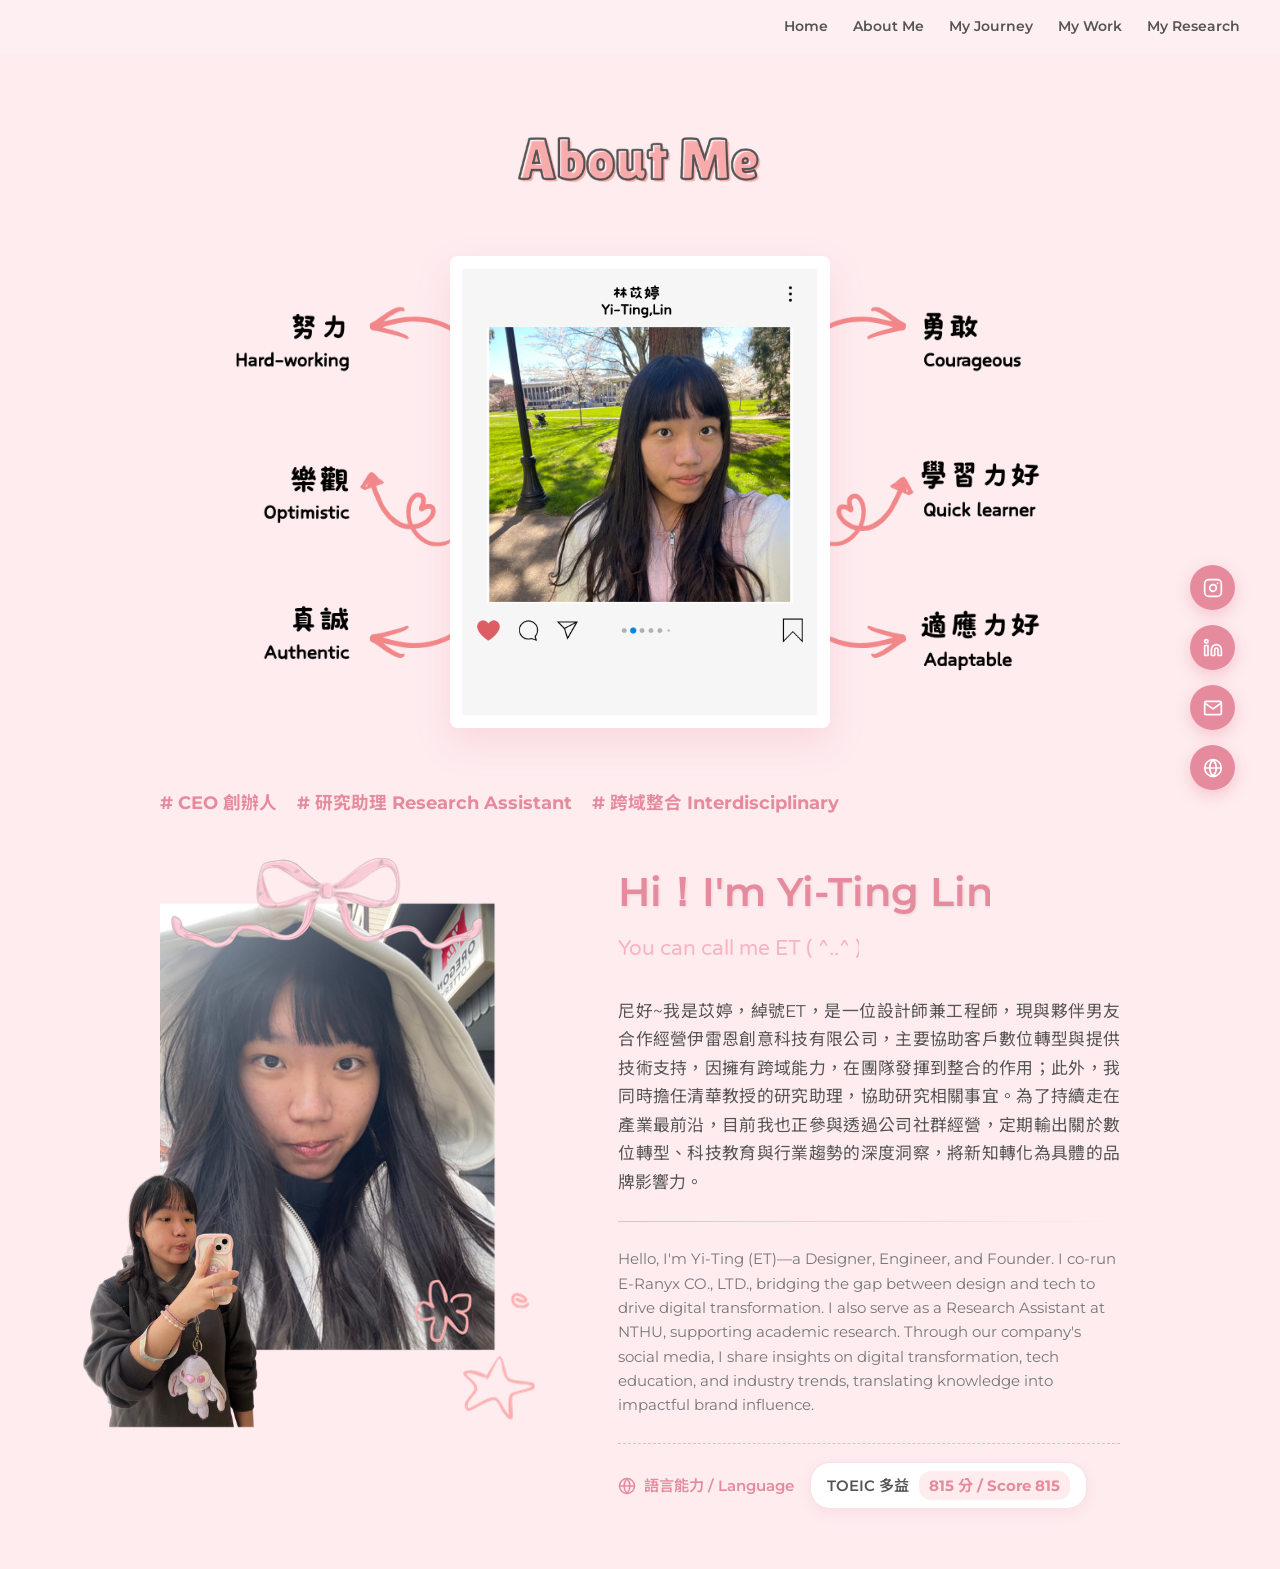
<file: aboutme.html>
<!DOCTYPE html>
<html lang="zh-Hant">
<head>
    <meta charset="UTF-8">
    <meta name="viewport" content="width=1024">
    <title>About ET</title>
    <link rel="icon" type="image/png" href="img/ribbon2.png">
    <link href="https://fonts.googleapis.com/css2?family=Montserrat:wght@600;700&family=Noto+Sans+TC:wght@300;400;700&family=Varela+Round&display=swap" rel="stylesheet">
    <link rel="stylesheet" href="style.css">
    <link rel="stylesheet" href="aboutme_style.css">
</head>
<body>
    <header class="simple-header">
        <nav class="simple-nav">
            <a href="index.html">Home</a>
            <a href="aboutme.html">About Me</a>
            <a href="myjourney.html">My Journey</a>
            <a href="mywork.html">My Work</a>
            <a href="myresearch.html">My Research</a>
            
        </nav>
    </header>



    <main class="container">
        <div class="header-title animate-title">
            <img src="img/about-me-title.png" alt="About Me">
        </div>

        <div class="visual-section">
            <div class="personality-tags animate-tags">
                <img src="img/personality-labels.png" alt="性格標籤">
            </div>
            <div class="ig-card">
                <img src="img/ig-profile-card.png" alt="ET's IG Card">
            </div>
        </div>

        <div class="hashtags">
            <span># CEO 創辦人</span>
            <span># 研究助理 Research Assistant</span>
            <span># 跨域整合 Interdisciplinary</span>
        </div>

        <div class="bio-wrapper">
            <div class="bio-images">
                <img src="img/profile-hat.png" alt="Yi-Ting" class="img-main">
                <img src="img/profile-mirror.png" alt="Selfie" class="img-sub">
            </div>

            <div class="bio-info">
                <h1 class="name-title">Hi！I'm Yi-Ting Lin</h1>
                <p class="nickname">You can call me ET ( ^..^ )</p>
                
                <div class="text-content-zh">
                    尼好~我是苡婷，綽號ET，是一位設計師兼工程師，現與夥伴男友合作經營伊雷恩創意科技有限公司，主要協助客戶數位轉型與提供技術支持，因擁有跨域能力，在團隊發揮到整合的作用；此外，我同時擔任清華教授的研究助理，協助研究相關事宜。為了持續走在產業最前沿，目前我也正參與透過公司社群經營，定期輸出關於數位轉型、科技教育與行業趨勢的深度洞察，將新知轉化為具體的品牌影響力。
                </div>

                <div class="divider"></div>

                <div class="text-content-en">
                    Hello, I'm Yi-Ting (ET)—a Designer, Engineer, and Founder. I co-run E-Ranyx CO., LTD., bridging the gap between design and tech to drive digital transformation. I also serve as a Research Assistant at NTHU, supporting academic research. Through our company's social media, I share insights on digital transformation, tech education, and industry trends, translating knowledge into impactful brand influence.
                </div>

                <!-- 語言能力區塊 -->
                <div class="language-section">
                    <div class="lang-heading">
                        <svg class="lang-icon" xmlns="http://www.w3.org/2000/svg" viewBox="0 0 24 24" fill="none" stroke="currentColor" stroke-width="2" stroke-linecap="round" stroke-linejoin="round"><circle cx="12" cy="12" r="10"></circle><line x1="2" y1="12" x2="22" y2="12"></line><path d="M12 2a15.3 15.3 0 0 1 4 10 15.3 15.3 0 0 1-4 10 15.3 15.3 0 0 1-4-10 15.3 15.3 0 0 1 4-10z"></path></svg>
                        <span>語言能力 / Language</span>
                    </div>
                    <div class="lang-list">
                        <div class="lang-badge">
                            <span class="lang-name">TOEIC 多益</span>
                            <span class="lang-score">815 分 / Score 815</span>
                        </div>
                    </div>
                </div>
            </div>
        </div>
    </main>

    <!-- 右下角漂浮社群連結 -->
    <div class="social-floating">
        <a href="https://www.instagram.com/eranyx.tw/" target="_blank" title="Instagram">
            <svg xmlns="http://www.w3.org/2000/svg" viewBox="0 0 24 24" fill="none" stroke="currentColor" stroke-width="2" stroke-linecap="round" stroke-linejoin="round"><rect x="2" y="2" width="20" height="20" rx="5" ry="5"></rect><path d="M16 11.37A4 4 0 1 1 12.63 8 4 4 0 0 1 16 11.37z"></path><line x1="17.5" y1="6.5" x2="17.51" y2="6.5"></line></svg>
        </a>
        <a href="https://www.linkedin.com/in/et-lin-b3ab67382/" target="_blank" title="LinkedIn">
            <svg xmlns="http://www.w3.org/2000/svg" viewBox="0 0 24 24" fill="none" stroke="currentColor" stroke-width="2" stroke-linecap="round" stroke-linejoin="round"><path d="M16 8a6 6 0 0 1 6 6v7h-4v-7a2 2 0 0 0-2-2 2 2 0 0 0-2 2v7h-4v-7a6 6 0 0 1 6-6z"></path><rect x="2" y="9" width="4" height="12"></rect><circle cx="4" cy="4" r="2"></circle></svg>
        </a>
        <a href="mailto:et@eranyx.com" title="Email">
            <svg xmlns="http://www.w3.org/2000/svg" viewBox="0 0 24 24" fill="none" stroke="currentColor" stroke-width="2" stroke-linecap="round" stroke-linejoin="round"><path d="M4 4h16c1.1 0 2 .9 2 2v12c0 1.1-.9 2-2 2H4c-1.1 0-2-.9-2-2V6c0-1.1.9-2 2-2z"></path><polyline points="22,6 12,13 2,6"></polyline></svg>
        </a>
        <a href="https://eranyx.com/" target="_blank" title="Company Website">
            <svg xmlns="http://www.w3.org/2000/svg" viewBox="0 0 24 24" fill="none" stroke="currentColor" stroke-width="2" stroke-linecap="round" stroke-linejoin="round"><circle cx="12" cy="12" r="10"></circle><line x1="2" y1="12" x2="22" y2="12"></line><path d="M12 2a15.3 15.3 0 0 1 4 10 15.3 15.3 0 0 1-4 10 15.3 15.3 0 0 1-4-10 15.3 15.3 0 0 1 4-10z"></path></svg>
        </a>
    </div>

</body>
</html>
</file>
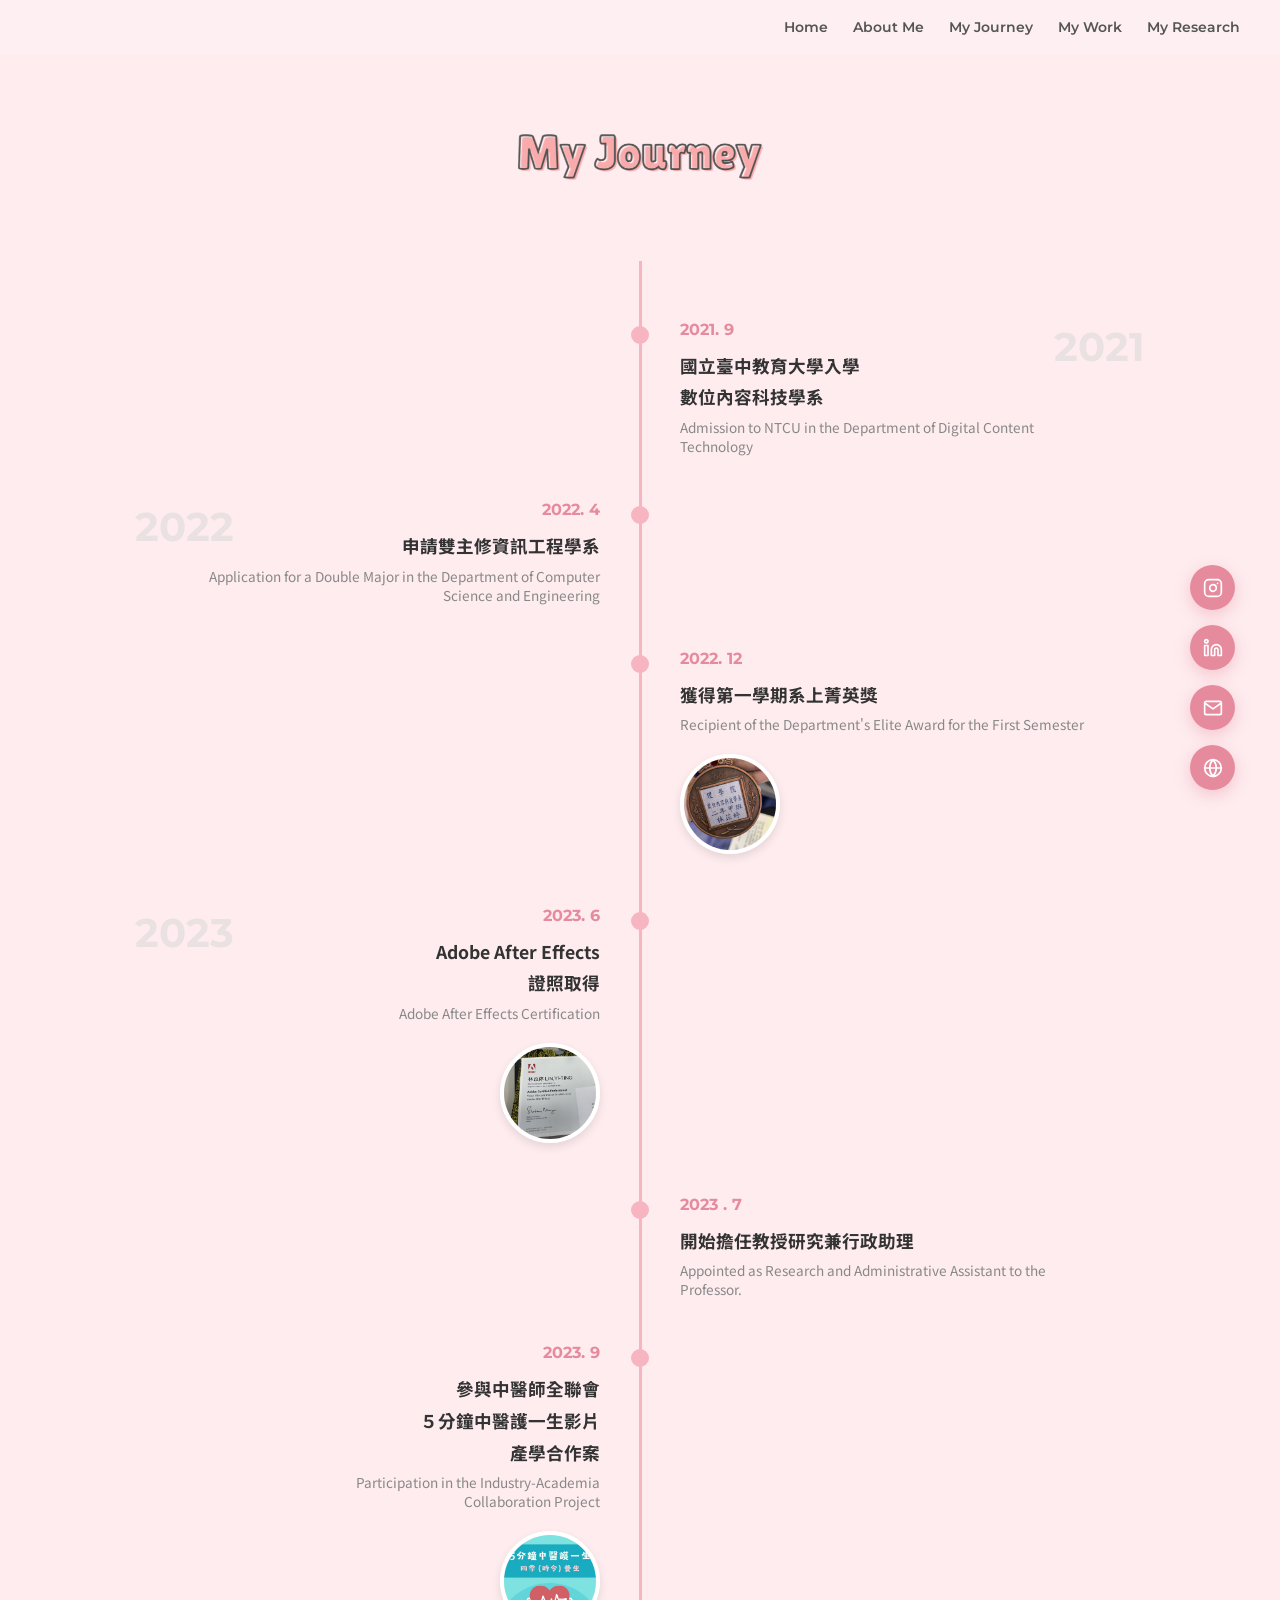
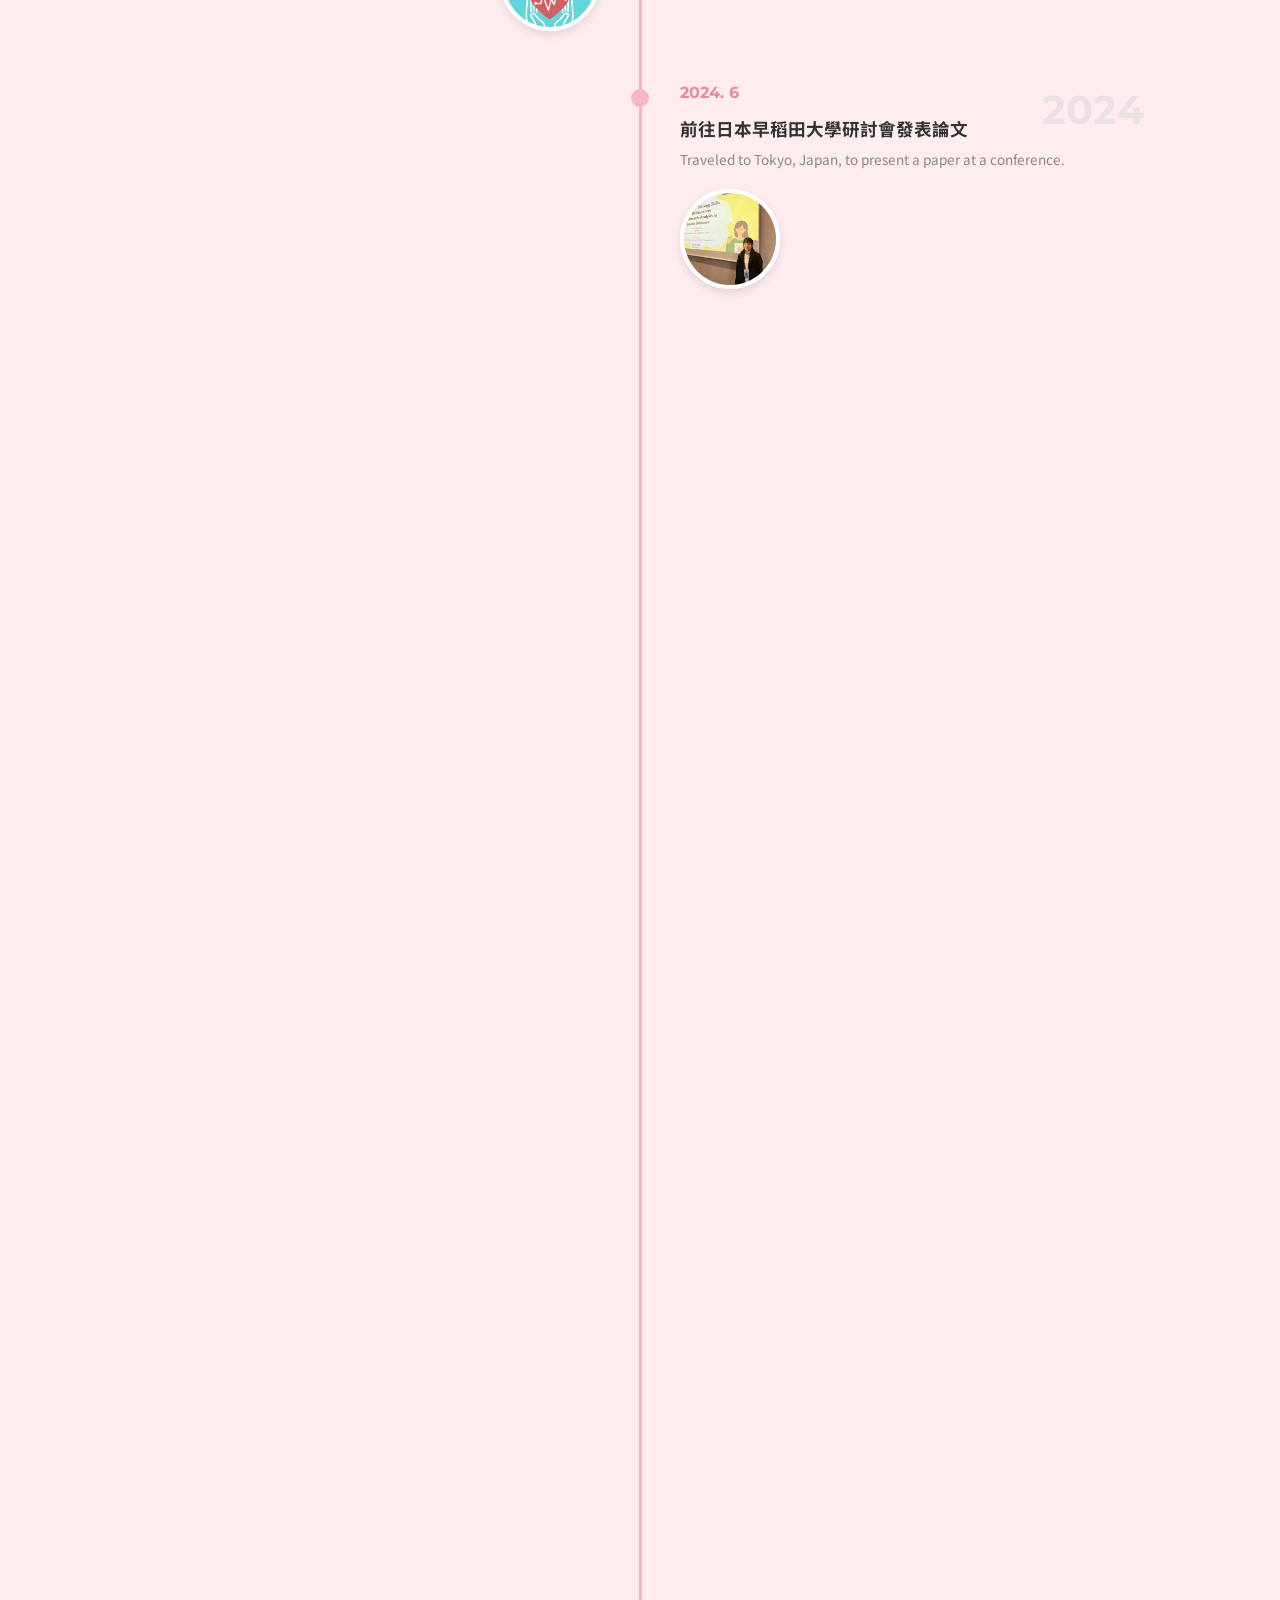
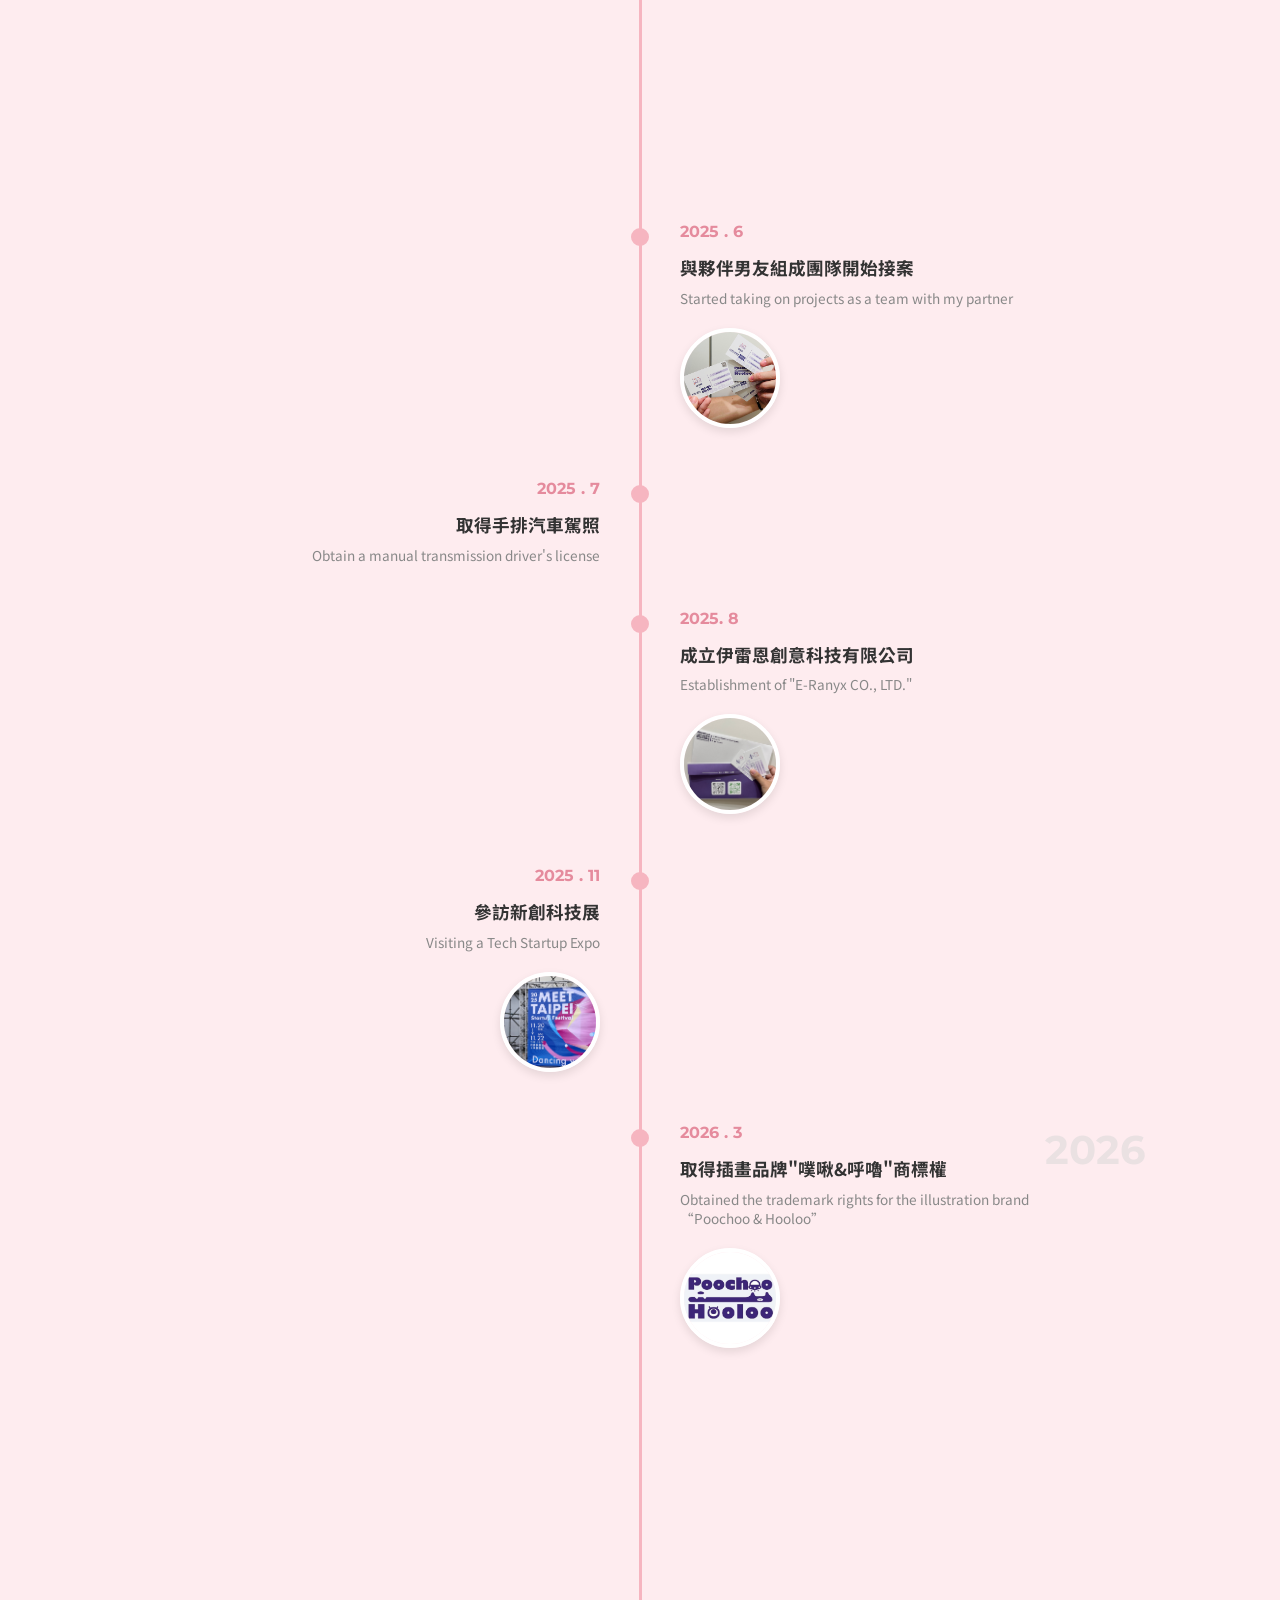
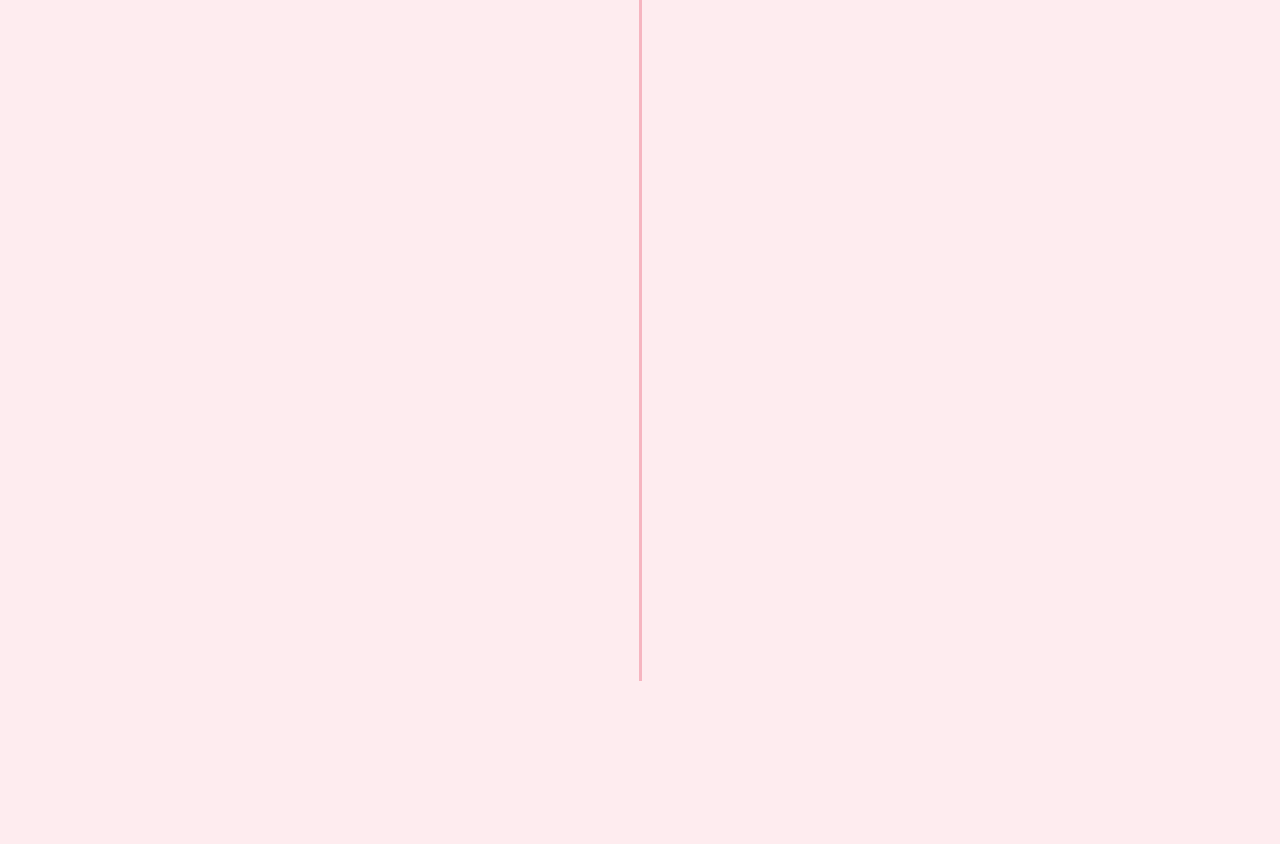
<file: myjourney.html>
<!DOCTYPE html>
<html lang="zh-Hant">

<head>
    <meta charset="UTF-8">
    <meta name="viewport" content="width=1024">
    <title>My Journey</title>
    <link rel="icon" type="image/png" href="img/ribbon2.png">
    <link
        href="https://fonts.googleapis.com/css2?family=Montserrat:wght@600;700&family=Noto+Sans+TC:wght@300;400;700&display=swap"
        rel="stylesheet">
    <link rel="stylesheet" href="style.css">
    <link rel="stylesheet" href="myjourney_style.css">
</head>

<body>
    <header class="simple-header">
        <nav class="simple-nav">
            <a href="index.html">Home</a>
            <a href="aboutme.html">About Me</a>
            <a href="myjourney.html">My Journey</a>
            <a href="mywork.html">My Work</a>
            <a href="myresearch.html">My Research</a>

        </nav>
    </header>


    <header class="header animate-title">
        <img src="img/my-journey-title.png" alt="My Journey">
    </header>

    <!-- 左側漂浮目錄 -->
    <nav id="floating-toc" class="floating-toc">
        <ul>
            <li><a href="#year-2021">2021</a></li>
            <li><a href="#year-2022">2022</a></li>
            <li><a href="#year-2023">2023</a></li>
            <li><a href="#year-2024">2024</a></li>
            <li><a href="#year-2025">2025</a></li>
            <li><a href="#year-2026">2026</a></li>
        </ul>
    </nav>

    <div class="timeline-container">

        <div class="timeline-item right animate-title" id="year-2021">
            <span class="year-label">2021</span>
            <div class="content">
                <span class="date-text">2021. 9</span>
                <p class="title-zh">國立臺中教育大學入學<br>數位內容科技學系</p>
                <p class="title-en">Admission to NTCU in the Department of Digital Content Technology</p>
            </div>
        </div>

        <div class="timeline-item left animate-title" id="year-2022">
            <span class="year-label">2022</span>
            <div class="content">
                <span class="date-text">2022. 4</span>
                <p class="title-zh">申請雙主修資訊工程學系</p>
                <p class="title-en">Application for a Double Major in the Department of Computer Science and Engineering
                </p>
            </div>
        </div>

        <div class="timeline-item right animate-title">
            <div class="content">
                <span class="date-text">2022. 12</span>
                <p class="title-zh">獲得第一學期系上菁英獎</p>
                <p class="title-en">Recipient of the Department's Elite Award for the First Semester</p>
                <img src="img/award-2022.JPG" alt="Elite Award" class="event-img">
            </div>
        </div>

        <div class="timeline-item left animate-title" id="year-2023">
            <span class="year-label">2023</span>
            <div class="content">
                <span class="date-text">2023. 6</span>
                <p class="title-zh">Adobe After Effects <br>證照取得</p>
                <p class="title-en">Adobe After Effects Certification</p>
                <img src="img/ae-cert.jpg" alt="AE Certification" class="event-img">
            </div>
        </div>
        <div class="timeline-item right animate-title">
            <div class="content">
                <span class="date-text">2023 . 7</span>
                <p class="title-zh">開始擔任教授研究兼行政助理</p>
                <p class="title-en">Appointed as Research and Administrative Assistant to the Professor.</p>
            </div>
        </div>
        <div class="timeline-item left animate-title">
            <div class="content">
                <span class="date-text">2023. 9</span>
                <p class="title-zh">參與中醫師全聯會<br>５分鐘中醫護一生影片<br>產學合作案</p>
                <p class="title-en">Participation in the Industry-Academia <br>Collaboration Project</p>
                <img src="img/IA.jpeg" alt="Industry-Academia Collaboration" class="event-img">
            </div>
        </div>
        <div class="timeline-item right animate-title" id="year-2024">
            <span class="year-label">2024</span>
            <div class="content">
                <span class="date-text">2024. 6</span>
                <p class="title-zh">前往日本早稻田大學研討會發表論文</p>
                <p class="title-en">Traveled to Tokyo, Japan, to present a paper at a conference.</p>
                <img src="img/waseda-2024.jpeg" alt="Waseda Conference" class="event-img">
            </div>
        </div>
        <div class="timeline-item left animate-title">
            <div class="content">
                <span class="date-text">2024 . 7-8</span>
                <p class="title-zh">於展開設計有限公司進行<br>AR設計師實習工作</p>
                <p class="title-en">Completed an internship as <br>an AR designer</p>
                <img src="img/AR.png" alt="AR designer" class="event-img">
            </div>
        </div>
        <div class="timeline-item right animate-title">
            <div class="content">
                <span class="date-text">2024 . 12</span>
                <p class="title-zh">資工系畢業專題組別成果發表<br>"學生成績分析與學習輔助系統"</p>
                <p class="title-en">Graduation Project Group Presentation “Student Performance Analysis and Learning
                    Support System”</p>
                <img src="img/G1.jpg" alt="Graduation Project" class="event-img">
            </div>
        </div>
        <div class="timeline-item left animate-title">
            <div class="content">
                <span class="date-text">2025 . 3</span>
                <p class="title-zh">113年度大專學生研究計畫報告完成<br>"結合人工智慧情緒分析應用與同理心溝通<br>提升學習參與度、動機、成效"</p>
                <p class="title-en">Completion of the 2024 College Student Research Project Report “Enhancing Learning
                    Engagement, Motivation, and Outcomes Through the Integration of AI-Based Sentiment Analysis and
                    Empathetic Communication”</p>
            </div>
        </div>
        <div class="timeline-item right animate-title" id="year-2025">
            <span class="year-label">2025</span>
            <div class="content">
                <span class="date-text">2025 . 5</span>
                <p class="title-zh">數位系畢業專題組別成果發表<br>"家庭教育與兩性平權<br>議題之解謎遊戲"</p>
                <p class="title-en">Graduation Project Group Presentation<br> “A Puzzle Game on Family Education and
                    Gender Equality”</p>
                <img src="img/G2.jpeg" alt="Graduation Project" class="event-img">
            </div>
        </div>
        <div class="timeline-item left animate-title">
            <div class="content">
                <span class="date-text">2025 . 5</span>
                <p class="title-zh">代表畢業專題組別前往中國發表論文</p>
                <p class="title-en">Represented the graduation project group <br>to present a paper in China.</p>
                <img src="img/G3.jpg" alt="Graduation Project" class="event-img">

            </div>
        </div>
        <div class="timeline-item right animate-title">
            <div class="content">
                <span class="date-text">2025 . 6</span>
                <p class="title-zh">與夥伴男友組成團隊開始接案</p>
                <p class="title-en">Started taking on projects as a team with my partner</p>
                <img src="img/C1.jpeg" alt="Company" class="event-img">
            </div>
        </div>
        <div class="timeline-item left animate-title">
            <div class="content">
                <span class="date-text">2025 . 7</span>
                <p class="title-zh">取得手排汽車駕照</p>
                <p class="title-en">Obtain a manual transmission driver's license</p>
            </div>
        </div>
        <div class="timeline-item right animate-title">
            <div class="content">
                <span class="date-text">2025. 8</span>
                <p class="title-zh">成立伊雷恩創意科技有限公司</p>
                <p class="title-en">Establishment of "E-Ranyx CO., LTD."</p>
                <img src="img/company-found.jpeg" alt="Eranyx" class="event-img">
            </div>
        </div>
        <div class="timeline-item left animate-title">
            <div class="content">
                <span class="date-text">2025 . 11</span>
                <p class="title-zh">參訪新創科技展</p>
                <p class="title-en">Visiting a Tech Startup Expo</p>
                <img src="img/Startup Expo.jpeg" alt="Startup Expo" class="event-img">
            </div>
        </div>
        <div class="timeline-item right animate-title" id="year-2026">
            <span class="year-label">2026</span>
            <div class="content">
                <span class="date-text">2026 . 3</span>
                <p class="title-zh">取得插畫品牌"噗啾&呼嚕"商標權</p>
                <p class="title-en">Obtained the trademark rights for the illustration brand “Poochoo & Hooloo”</p>
                <img src="img/Poochoo & Hooloo.JPG" alt="Poochoo & Hooloo" class="event-img">
            </div>
        </div>
        <div class="timeline-item left animate-title">
            <div class="content">
                <span class="date-text">2026. 3</span>
                <p class="title-zh">前往美國體驗當地生活，開啟遠端工作的旅程</p>
                <p class="title-en">Travel to the United States to experience life there and start a remote work
                    journey.</p>
                <img src="img/usa-2026.jpeg" alt="USA Trip" class="event-img">
            </div>
        </div>
        <div class="timeline-item right animate-title">
            <div class="content">
                <span class="date-text">2026. 8</span>
                <p class="title-zh">參與2026 Meet Greater South 亞灣新創大南方，連結南台灣產業需求</p>
                <p class="title-en">Participated in 2026 Meet Greater South, connecting with the industrial needs of
                    Southern Taiwan.</p>
                <img src="img/Meet2026.jpeg" alt="Meet2026" class="event-img">
            </div>
        </div>
        <div class="timeline-item left animate-title">
            <div class="content">
                <span class="date-text">2026. 9</span>
                <p class="title-zh">參加研討會並發表醫療科技應用相關論文</p>
                <p class="title-en">Presented a paper on Health Informatics and Digital Health at a conference.</p>
                <img src="img/DHA2026-2.JPG" alt="DHA2026" class="event-img">
            </div>
        </div>
    </div>

    <div class="footer-text">To be continued...</div>

    <!-- 回到頂部按鈕 -->
    <button id="backToTop" class="back-to-top" title="Go to top">↑</button>

    <!-- 右下角漂浮社群連結 -->
    <div class="social-floating">
        <a href="https://www.instagram.com/eranyx.tw/" target="_blank" title="Instagram">
            <svg xmlns="http://www.w3.org/2000/svg" viewBox="0 0 24 24" fill="none" stroke="currentColor"
                stroke-width="2" stroke-linecap="round" stroke-linejoin="round">
                <rect x="2" y="2" width="20" height="20" rx="5" ry="5"></rect>
                <path d="M16 11.37A4 4 0 1 1 12.63 8 4 4 0 0 1 16 11.37z"></path>
                <line x1="17.5" y1="6.5" x2="17.51" y2="6.5"></line>
            </svg>
        </a>
        <a href="https://www.linkedin.com/in/et-lin-b3ab67382/" target="_blank" title="LinkedIn">
            <svg xmlns="http://www.w3.org/2000/svg" viewBox="0 0 24 24" fill="none" stroke="currentColor"
                stroke-width="2" stroke-linecap="round" stroke-linejoin="round">
                <path d="M16 8a6 6 0 0 1 6 6v7h-4v-7a2 2 0 0 0-2-2 2 2 0 0 0-2 2v7h-4v-7a6 6 0 0 1 6-6z"></path>
                <rect x="2" y="9" width="4" height="12"></rect>
                <circle cx="4" cy="4" r="2"></circle>
            </svg>
        </a>
        <a href="mailto:et@eranyx.com" title="Email">
            <svg xmlns="http://www.w3.org/2000/svg" viewBox="0 0 24 24" fill="none" stroke="currentColor"
                stroke-width="2" stroke-linecap="round" stroke-linejoin="round">
                <path d="M4 4h16c1.1 0 2 .9 2 2v12c0 1.1-.9 2-2 2H4c-1.1 0-2-.9-2-2V6c0-1.1.9-2 2-2z"></path>
                <polyline points="22,6 12,13 2,6"></polyline>
            </svg>
        </a>
        <a href="https://eranyx.com/" target="_blank" title="Company Website">
            <svg xmlns="http://www.w3.org/2000/svg" viewBox="0 0 24 24" fill="none" stroke="currentColor"
                stroke-width="2" stroke-linecap="round" stroke-linejoin="round">
                <circle cx="12" cy="12" r="10"></circle>
                <line x1="2" y1="12" x2="22" y2="12"></line>
                <path d="M12 2a15.3 15.3 0 0 1 4 10 15.3 15.3 0 0 1-4 10 15.3 15.3 0 0 1-4-10 15.3 15.3 0 0 1 4-10z">
                </path>
            </svg>
        </a>
    </div>

    <!-- 加入 JS 監聽滑動事件，滑到才顯示動畫 -->
    <script>
        const observer = new IntersectionObserver((entries) => {
            entries.forEach(entry => {
                if (entry.isIntersecting) {
                    entry.target.classList.add('active'); // 當元素進入畫面時，加上 active 觸發動畫
                }
            });
        }, { threshold: 0.15 }); // 元素露出 15% 時觸發

        // 選擇所有要滑動出現的元素 (標題、時間軸項目、底部打字文字)
        document.querySelectorAll('.animate-title, .footer-text').forEach(el => {
            observer.observe(el);
        });

        // 回到頂部按鈕功能
        const backToTopBtn = document.getElementById('backToTop');
        const floatingToc = document.getElementById('floating-toc');
        let tocTimeout; // 用來記錄滑動停止的計時器
        let isHoveringToc = false; // 判斷滑鼠是否停留在目錄上

        // 滑鼠移入目錄時，保持顯示不隱藏
        floatingToc.addEventListener('mouseenter', () => {
            isHoveringToc = true;
            clearTimeout(tocTimeout);
        });

        // 滑鼠移出目錄時，重新開始倒數隱藏
        floatingToc.addEventListener('mouseleave', () => {
            isHoveringToc = false;
            tocTimeout = setTimeout(() => {
                floatingToc.classList.remove('show');
            }, 1500); // 1.5 秒後自動隱藏
        });

        window.addEventListener('scroll', () => {
            if (window.scrollY > 300) { // 當往下捲動超過 300px 時顯示按鈕
                backToTopBtn.classList.add('show');
                floatingToc.classList.add('show'); // 滑動時顯示目錄

                clearTimeout(tocTimeout); // 只要還在滑動，就清除隱藏計時
                if (!isHoveringToc) {
                    tocTimeout = setTimeout(() => {
                        floatingToc.classList.remove('show'); // 停止滑動 1.5 秒後隱藏目錄
                    }, 1500);
                }
            } else {
                backToTopBtn.classList.remove('show');
                floatingToc.classList.remove('show');
            }
        });
        backToTopBtn.addEventListener('click', () => {
            window.scrollTo({ top: 0, behavior: 'smooth' }); // 平滑捲動到最上方
        });
    </script>
</body>

</html>
</file>
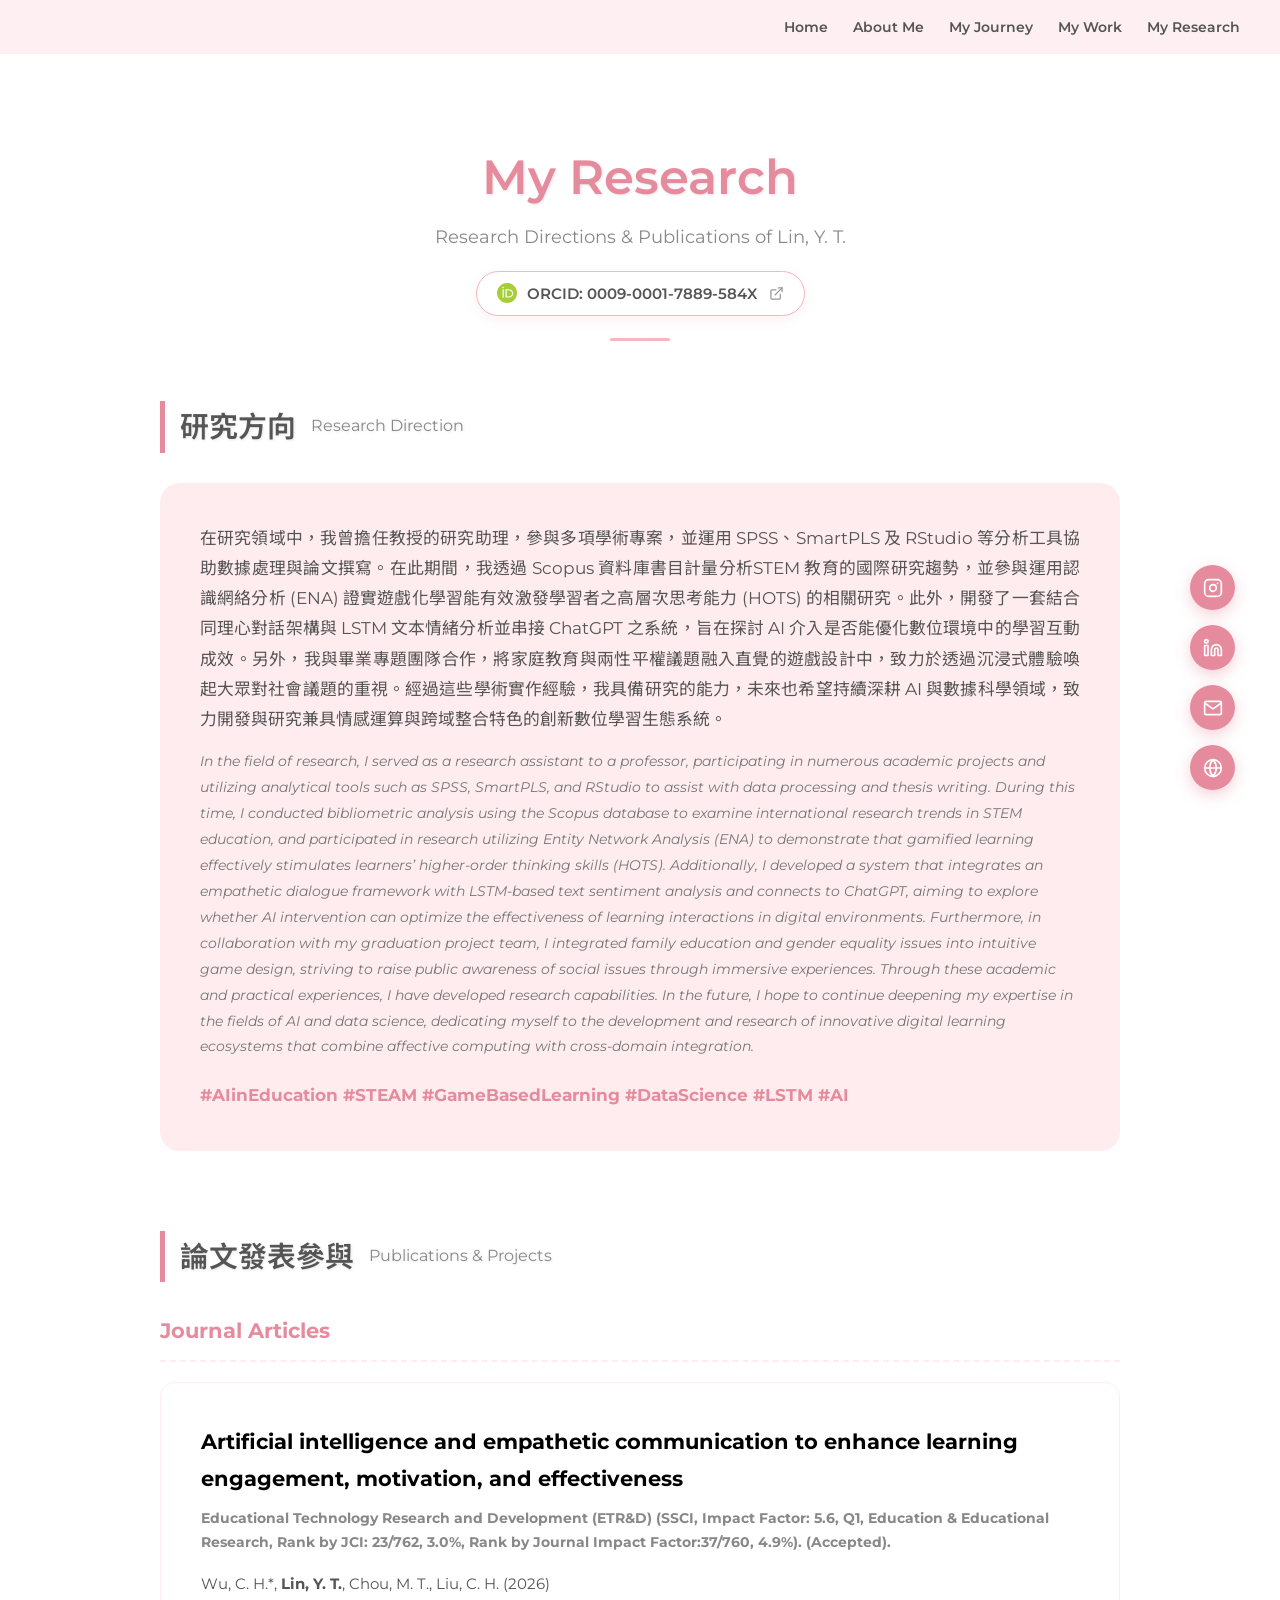
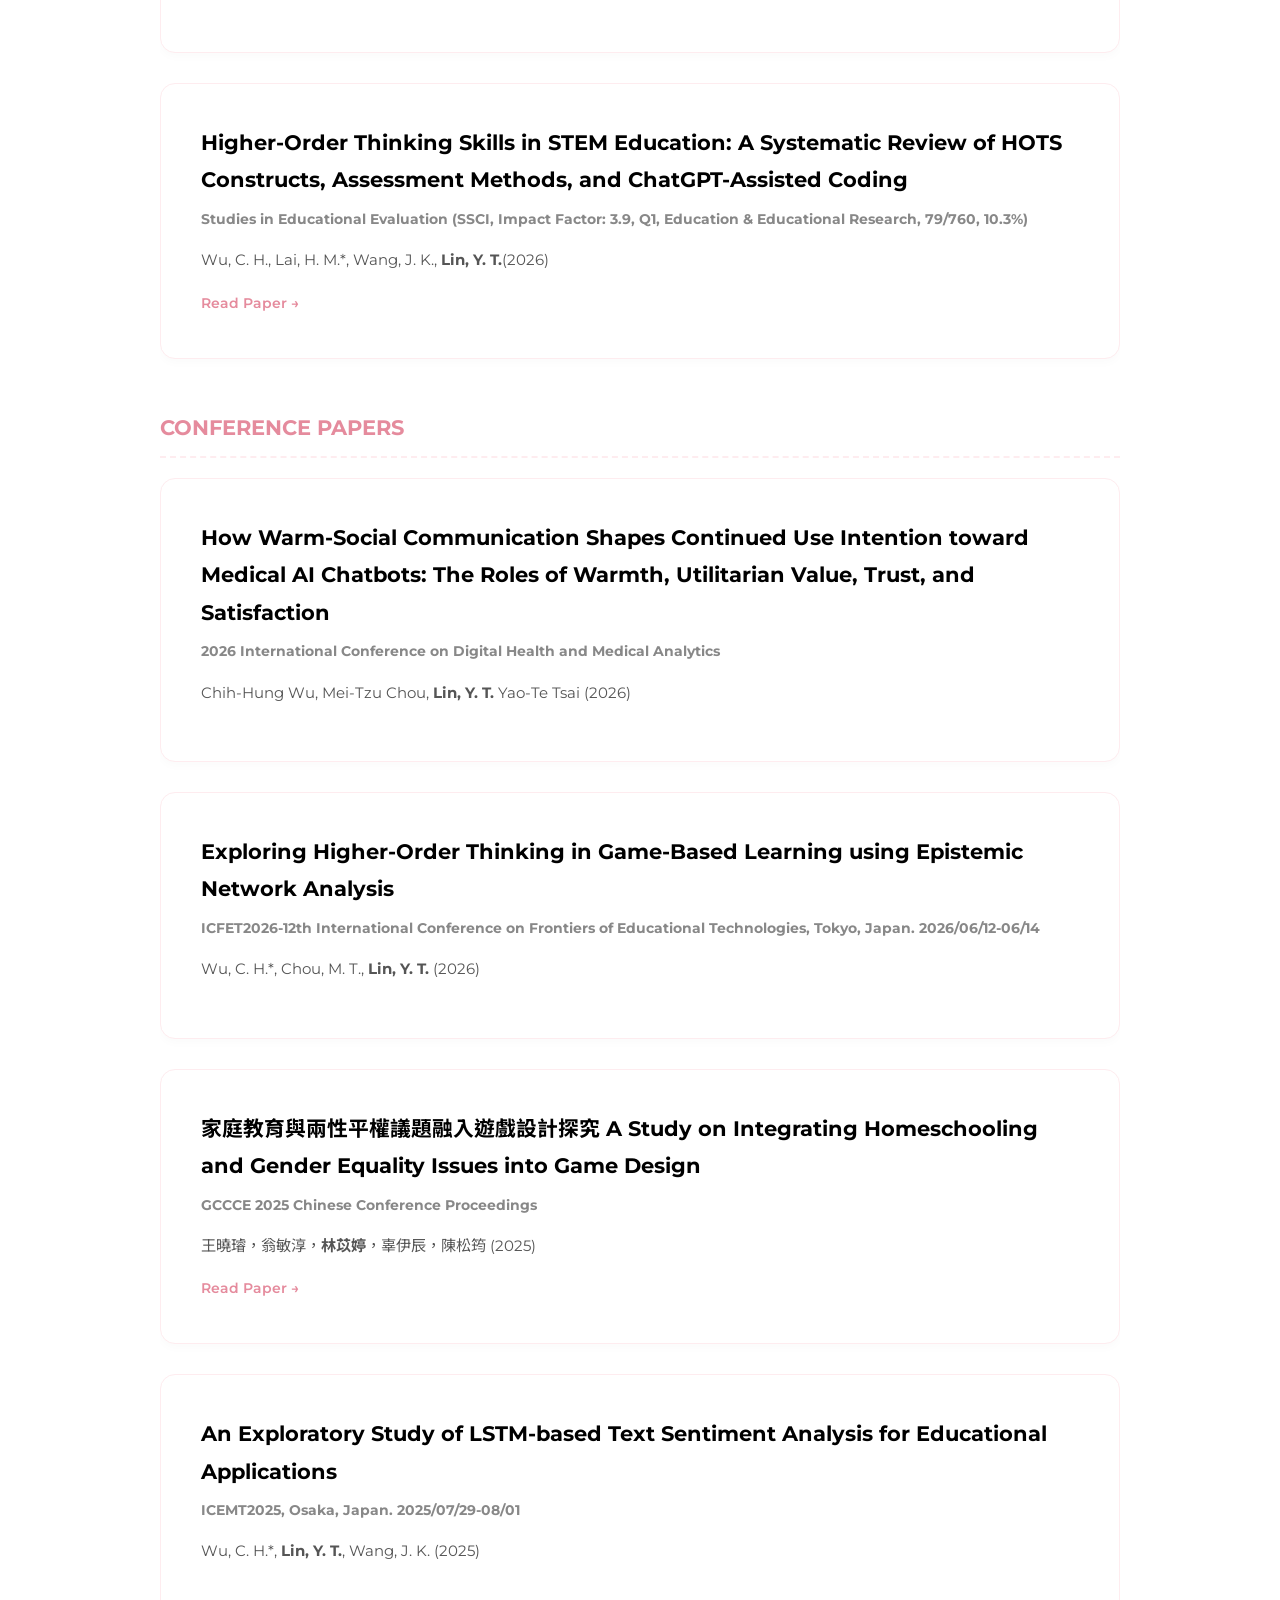
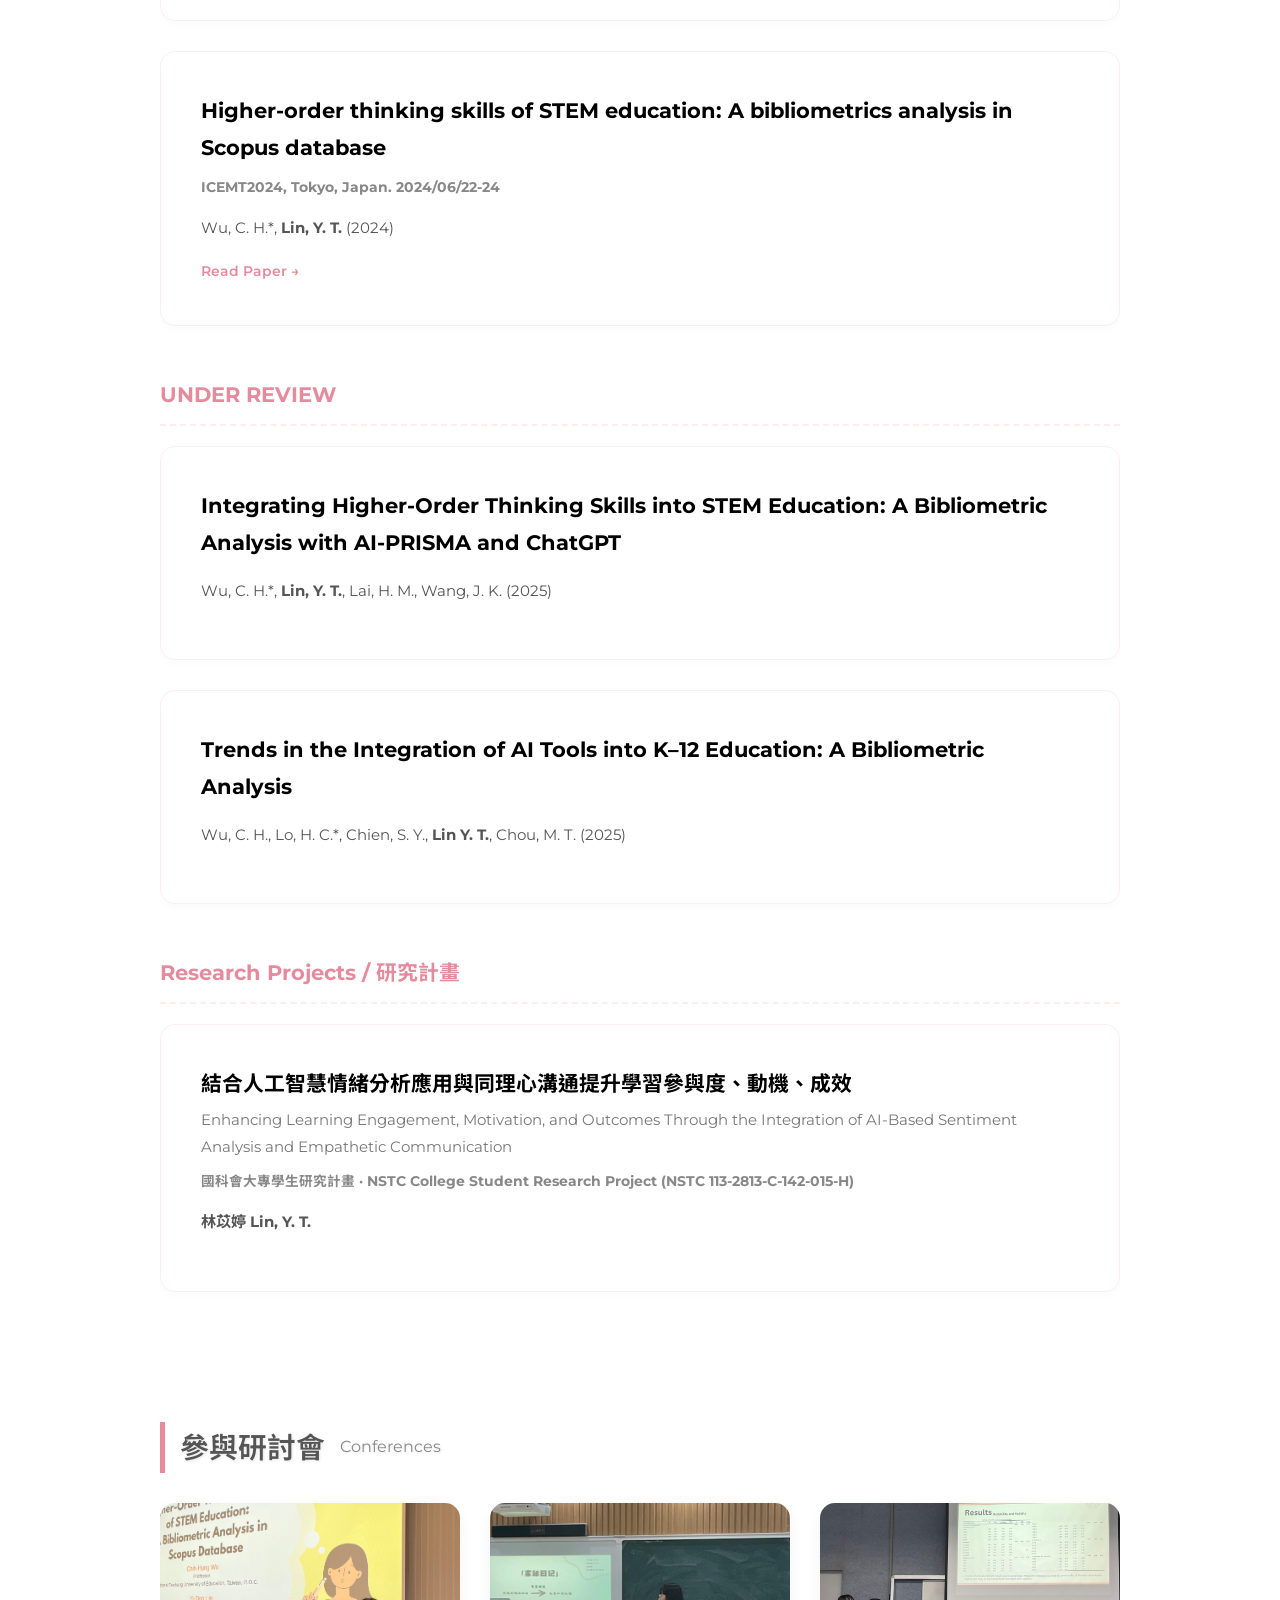
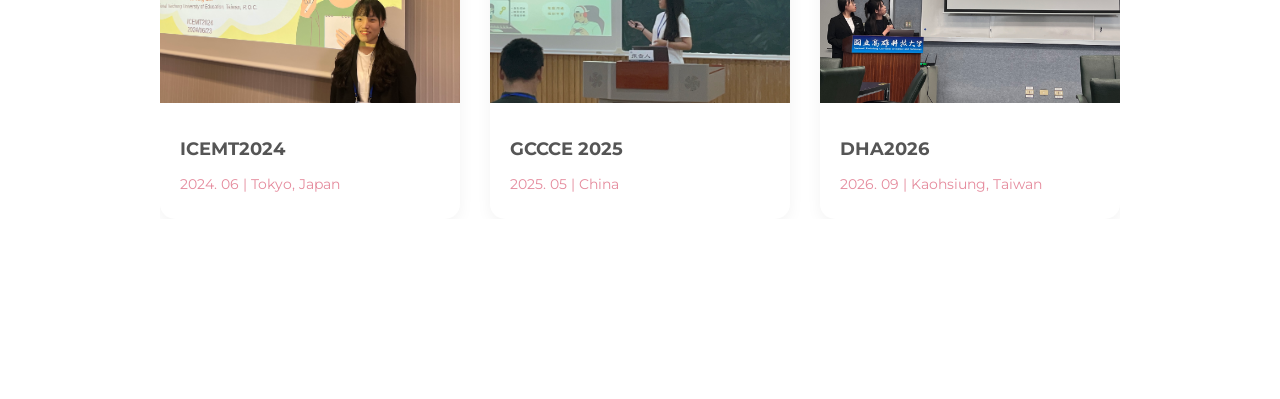
<file: myresearch.html>
<!DOCTYPE html>
<html lang="zh-Hant">

<head>
    <meta charset="UTF-8">
    <meta name="viewport" content="width=1024">
    <title>My Research | ET's Portfolio</title>
    <link rel="icon" type="image/png" href="img/ribbon2.png">
    <link
        href="https://fonts.googleapis.com/css2?family=Montserrat:wght@500;700&family=Noto+Sans+TC:wght@300;400;700&family=Varela+Round&display=swap"
        rel="stylesheet">
    <link rel="stylesheet" href="style.css">
    <link rel="stylesheet" href="myreaserch_style.css">
</head>

<body>
    <header class="simple-header">
        <nav class="simple-nav">
            <a href="index.html">Home</a>
            <a href="aboutme.html">About Me</a>
            <a href="myjourney.html">My Journey</a>
            <a href="mywork.html">My Work</a>
            <a href="myresearch.html">My Research</a>

        </nav>
    </header>

    <!-- 左側漂浮目錄 -->
    <nav id="floating-toc" class="floating-toc">
        <ul>
            <li>
                <a href="#research-direction">
                    <span class="toc-zh">研究方向</span>
                    <span class="toc-en">Research</span>
                </a>
            </li>
            <li>
                <a href="#publications">
                    <span class="toc-zh">論文發表</span>
                    <span class="toc-en">Publications</span>
                </a>
            </li>
            <li>
                <a href="#conferences">
                    <span class="toc-zh">參與研討會</span>
                    <span class="toc-en">Conferences</span>
                </a>
            </li>
        </ul>
    </nav>

    <div class="container">
        <!-- 頁面標題 -->
        <header class="page-title animate-item">
            <h1>My Research</h1>
            <p class="subtitle">Research Directions & Publications of Lin, Y. T.</p>
            <div class="orcid-wrapper">
                <a href="https://orcid.org/0009-0001-7889-584X" target="_blank" rel="noopener noreferrer" class="orcid-btn" title="View ORCID Profile">
                    <svg class="orcid-icon" viewBox="0 0 256 256" xmlns="http://www.w3.org/2000/svg">
                        <path fill="#A6CE39" d="M256 128c0 70.7-57.3 128-128 128S0 198.7 0 128 57.3 0 128 0s128 57.3 128 128z"/>
                        <path fill="#FFF" d="M86.3 186.2H70.9V79.1h15.4v107.1zM78.6 66.8c-5.5 0-9.9-4.5-9.9-9.9 0-5.5 4.4-9.9 9.9-9.9 5.5 0 9.9 4.4 9.9 9.9 0 5.4-4.4 9.9-9.9 9.9zM108.9 79.1h41.6c39.6 0 57 28.3 57 53.6 0 27.5-21.5 53.5-56.8 53.5h-41.8V79.1zm15.4 93.6h24.5c34.9 0 43.4-25.2 43.4-40.1 0-22.1-15-40.1-43.9-40.1h-24v80.2z"/>
                    </svg>
                    <span>ORCID: 0009-0001-7889-584X</span>
                    <svg class="external-icon" xmlns="http://www.w3.org/2000/svg" viewBox="0 0 24 24" fill="none" stroke="currentColor" stroke-width="2" stroke-linecap="round" stroke-linejoin="round">
                        <path d="M18 13v6a2 2 0 0 1-2 2H5a2 2 0 0 1-2-2V8a2 2 0 0 1 2-2h6"></path>
                        <polyline points="15 3 21 3 21 9"></polyline>
                        <line x1="10" y1="14" x2="21" y2="3"></line>
                    </svg>
                </a>
            </div>
            <div class="divider"></div>
        </header>

        <!-- 1. 研究方向 -->
        <section id="research-direction" class="animate-item">
            <div class="section-title">
                <h2>研究方向 <span>Research Direction</span></h2>
            </div>
            <div class="research-intro">
                <div class="text-box">
                    <p class="intro-zh">在研究領域中，我曾擔任教授的研究助理，參與多項學術專案，並運用 SPSS、SmartPLS 及 RStudio
                        等分析工具協助數據處理與論文撰寫。在此期間，我透過 Scopus 資料庫書目計量分析STEM 教育的國際研究趨勢，並參與運用認識網絡分析 (ENA)
                        證實遊戲化學習能有效激發學習者之高層次思考能力 (HOTS) 的相關研究。此外，開發了一套結合同理心對話架構與 LSTM 文本情緒分析並串接 ChatGPT 之系統，旨在探討 AI
                        介入是否能優化數位環境中的學習互動成效。另外，我與畢業專題團隊合作，將家庭教育與兩性平權議題融入直覺的遊戲設計中，致力於透過沉浸式體驗喚起大眾對社會議題的重視。經過這些學術實作經驗，我具備研究的能力，未來也希望持續深耕
                        AI 與數據科學領域，致力開發與研究兼具情感運算與跨域整合特色的創新數位學習生態系統。</p>
                    <p class="intro-en">In the field of research, I served as a research assistant to a professor,
                        participating in numerous academic projects and utilizing analytical tools such as SPSS,
                        SmartPLS, and RStudio to assist with data processing and thesis writing. During this time, I
                        conducted bibliometric analysis using the Scopus database to examine international research
                        trends in STEM education, and participated in research utilizing Entity Network Analysis (ENA)
                        to demonstrate that gamified learning effectively stimulates learners’ higher-order thinking
                        skills (HOTS).
                        Additionally, I developed a system that integrates an empathetic dialogue framework with
                        LSTM-based text sentiment analysis and connects to ChatGPT, aiming to explore whether AI
                        intervention can optimize the effectiveness of learning interactions in digital environments.
                        Furthermore, in collaboration with my graduation project team, I integrated family education and
                        gender equality issues into intuitive game design, striving to raise public awareness of social
                        issues through immersive experiences. Through these academic and practical experiences, I have
                        developed research capabilities. In the future, I hope to continue deepening my expertise in the
                        fields of AI and data science, dedicating myself to the development and research of innovative
                        digital learning ecosystems that combine affective computing with cross-domain integration.</p>
                    <p class="research-tags">#AIinEducation #STEAM #GameBasedLearning #DataScience #LSTM #AI</p>
                </div>
            </div>
        </section>

        <!-- 2. 論文發表參與 -->
        <section id="publications" class="animate-item">
            <div class="section-title">
                <h2>論文發表參與 <span>Publications & Projects</span></h2>
            </div>
            <!-- 分類一：期刊論文 -->
            <div class="category-section">
                <h3 class="sub-category-title">Journal Articles</h3>
                <div class="card-list">
                    <div class="research-card">
                        <div class="card-content">
                            <h3>Artificial intelligence and empathetic communication to enhance learning engagement,
                                motivation, and effectiveness</h3>
                            <p class="publish-info">Educational Technology Research and Development (ETR&D) (SSCI, Impact Factor: 5.6, Q1, Education & Educational Research, Rank by JCI: 23/762, 3.0%,  Rank by Journal Impact Factor:37/760, 4.9%). (Accepted). </p>
                            <p class="abstract">Wu, C. H.*, <strong>Lin, Y. T.</strong>, Chou, M. T., Liu, C. H. (2026)
                            </p>
                        </div>
                    </div>
                    <div class="research-card">
                        <div class="card-content">
                            <h3>Higher-Order Thinking Skills in STEM Education: A Systematic Review of HOTS Constructs,
                                Assessment Methods, and ChatGPT-Assisted Coding</h3>
                            <p class="publish-info">Studies in Educational Evaluation (SSCI, Impact Factor: 3.9, Q1, Education & Educational Research, 79/760, 10.3%)</p>
                            <p class="abstract">Wu, C. H., Lai, H. M.*, Wang, J. K., <strong>Lin, Y. T.</strong>(2026)
                            </p>
                            <a href="https://doi.org/10.1016/j.stueduc.2026.101684" class="read-more">Read
                                Paper →</a>
                        </div>
                    </div>
                </div>
            </div>
            <!-- 分類一：CONFERENCE PAPERS -->
            <div class="category-section">
                <h3 class="sub-category-title">CONFERENCE PAPERS</h3>
                <div class="card-list">
                    <div class="research-card">
                        <div class="card-content">
                            <h3>How Warm-Social Communication Shapes Continued Use Intention toward Medical AI Chatbots:
                                The Roles of Warmth, Utilitarian Value, Trust, and Satisfaction </h3>
                            <p class="publish-info">2026 International Conference on Digital Health and Medical
                                Analytics</p>
                            <p class="abstract">Chih-Hung Wu, Mei-Tzu Chou, <strong>Lin, Y. T.</strong> Yao-Te Tsai
                                (2026)</p>
                        </div>
                    </div>
                    <div class="research-card">
                        <div class="card-content">
                            <h3>Exploring Higher-Order Thinking in Game-Based Learning using Epistemic Network Analysis
                            </h3>
                            <p class="publish-info">ICFET2026-12th International Conference on Frontiers of Educational
                                Technologies, Tokyo, Japan. 2026/06/12-06/14</p>
                            <p class="abstract">Wu, C. H.*, Chou, M. T., <strong>Lin, Y. T.</strong> (2026)</p>
                        </div>
                    </div>
                    <div class="research-card">
                        <div class="card-content">
                            <h3>家庭教育與兩性平權議題融入遊戲設計探究 A Study on Integrating Homeschooling and Gender Equality Issues into
                                Game Design</h3>
                            <p class="publish-info">GCCCE 2025 Chinese Conference Proceedings </p>
                            <p class="abstract">王曉璿，翁敏淳，<strong>林苡婷</strong>，辜伊辰，陳松筠 (2025)</p>
                            <a href="https://nlt.gcsce.net/ojs/index.php/GCCCE/article/view/666" class="read-more">Read
                                Paper →</a>
                        </div>
                    </div>
                    <div class="research-card">
                        <div class="card-content">
                            <h3>An Exploratory Study of LSTM-based Text Sentiment Analysis for Educational Applications
                            </h3>
                            <p class="publish-info">ICEMT2025, Osaka, Japan. 2025/07/29-08/01</p>
                            <p class="abstract">Wu, C. H.*, <strong>Lin, Y. T.</strong>, Wang, J. K. (2025)</p>
                        </div>
                    </div>
                    <div class="research-card">
                        <div class="card-content">
                            <h3>Higher-order thinking skills of STEM education: A bibliometrics analysis in Scopus
                                database</h3>
                            <p class="publish-info">ICEMT2024, Tokyo, Japan. 2024/06/22-24</p>
                            <p class="abstract">Wu, C. H.*, <strong>Lin, Y. T.</strong> (2024)</p>
                            <a href="https://dl.acm.org/doi/10.1145/3678726.3678762" class="read-more">Read Paper →</a>
                        </div>
                    </div>

                </div>
            </div>

            <!-- 分類二：UNDER REVIEW -->
            <div class="category-section">
                <h3 class="sub-category-title">UNDER REVIEW</h3>
                <div class="card-list">
                    <div class="research-card">
                        <div class="card-content">
                            <h3> Integrating Higher-Order Thinking Skills into STEM Education: A Bibliometric Analysis
                                with AI-PRISMA and ChatGPT</h3>
                            <p class="publish-info"></p>
                            <p class="abstract">Wu, C. H.*, <strong>Lin, Y. T.</strong>, Lai, H. M., Wang, J. K. (2025)
                            </p>
                        </div>
                    </div>
                    <div class="research-card">
                        <div class="card-content">
                            <h3>Trends in the Integration of AI Tools into K–12 Education: A Bibliometric Analysis</h3>
                            <p class="publish-info"></p>
                            <p class="abstract">Wu, C. H., Lo, H. C.*, Chien, S. Y., <strong>Lin Y. T.</strong>, Chou,
                                M. T. (2025)</p>
                        </div>
                    </div>


                </div>
            </div>

            <!-- 分類三：研究計畫 Research Grants & Projects -->
            <div class="category-section">
                <h3 class="sub-category-title">Research Projects / 研究計畫</h3>
                <div class="card-list">
                    <div class="research-card">
                        <div class="card-content">
                            <h3>結合人工智慧情緒分析應用與同理心溝通提升學習參與度、動機、成效<br><span style="font-size: 0.95rem; font-weight: normal; color: #777; display: block; margin-top: 4px;">Enhancing Learning Engagement, Motivation, and Outcomes Through the Integration of AI-Based Sentiment Analysis and Empathetic Communication</span></h3>
                            <p class="publish-info">國科會大專學生研究計畫 · NSTC College Student Research Project (NSTC 113-2813-C-142-015-H)</p>
                            <p class="abstract"><strong>林苡婷 Lin, Y. T.</strong></p>
                        </div>
                    </div>
                </div>
            </div>
        </section>

        <!-- 3. 參與過的研討會 -->
        <section id="conferences" class="animate-item">
            <div class="section-title">
                <h2>參與研討會 <span>Conferences</span></h2>
            </div>
            <div class="conference-grid">
                <!-- 研討會項目 1 -->
                <div class="conf-item">
                    <img src="img/waseda-2024.jpeg" alt="Waseda Conference" class="conf-img">
                    <div class="conf-info">
                        <h4> ICEMT2024</h4>
                        <span>2024. 06 | Tokyo, Japan</span>
                    </div>
                </div>
                <!-- 研討會項目 2 -->
                <div class="conf-item">
                    <img src="img/G3.jpg" alt="China Conference" class="conf-img">
                    <div class="conf-info">
                        <h4>GCCCE 2025</h4>
                        <span>2025. 05 | China</span>
                    </div>
                </div>
                <!-- 研討會項目 3 -->
                <div class="conf-item">
                    <img src="img/DHA2026.jpeg" alt="DHA2026" class="conf-img">
                    <div class="conf-info">
                        <h4>DHA2026</h4>
                        <span>2026. 09 | Kaohsiung, Taiwan</span>
                    </div>
                </div>
            </div>
        </section>

    </div>

    <!-- 回到頂部按鈕 -->
    <button id="backToTop" class="back-to-top" title="Go to top">↑</button>

    <!-- 右下角漂浮社群連結 -->
    <div class="social-floating">
        <a href="https://www.instagram.com/eranyx.tw/" target="_blank" title="Instagram">
            <svg xmlns="http://www.w3.org/2000/svg" viewBox="0 0 24 24" fill="none" stroke="currentColor"
                stroke-width="2" stroke-linecap="round" stroke-linejoin="round">
                <rect x="2" y="2" width="20" height="20" rx="5" ry="5"></rect>
                <path d="M16 11.37A4 4 0 1 1 12.63 8 4 4 0 0 1 16 11.37z"></path>
                <line x1="17.5" y1="6.5" x2="17.51" y2="6.5"></line>
            </svg>
        </a>
        <a href="https://www.linkedin.com/in/et-lin-b3ab67382/" target="_blank" title="LinkedIn">
            <svg xmlns="http://www.w3.org/2000/svg" viewBox="0 0 24 24" fill="none" stroke="currentColor"
                stroke-width="2" stroke-linecap="round" stroke-linejoin="round">
                <path d="M16 8a6 6 0 0 1 6 6v7h-4v-7a2 2 0 0 0-2-2 2 2 0 0 0-2 2v7h-4v-7a6 6 0 0 1 6-6z"></path>
                <rect x="2" y="9" width="4" height="12"></rect>
                <circle cx="4" cy="4" r="2"></circle>
            </svg>
        </a>
        <a href="mailto:et@eranyx.com" title="Email">
            <svg xmlns="http://www.w3.org/2000/svg" viewBox="0 0 24 24" fill="none" stroke="currentColor"
                stroke-width="2" stroke-linecap="round" stroke-linejoin="round">
                <path d="M4 4h16c1.1 0 2 .9 2 2v12c0 1.1-.9 2-2 2H4c-1.1 0-2-.9-2-2V6c0-1.1.9-2 2-2z"></path>
                <polyline points="22,6 12,13 2,6"></polyline>
            </svg>
        </a>
        <a href="https://eranyx.com/" target="_blank" title="Company Website">
            <svg xmlns="http://www.w3.org/2000/svg" viewBox="0 0 24 24" fill="none" stroke="currentColor"
                stroke-width="2" stroke-linecap="round" stroke-linejoin="round">
                <circle cx="12" cy="12" r="10"></circle>
                <line x1="2" y1="12" x2="22" y2="12"></line>
                <path d="M12 2a15.3 15.3 0 0 1 4 10 15.3 15.3 0 0 1-4 10 15.3 15.3 0 0 1-4-10 15.3 15.3 0 0 1 4-10z">
                </path>
            </svg>
        </a>
    </div>

    <script>
        const observer = new IntersectionObserver((entries) => {
            entries.forEach(entry => {
                if (entry.isIntersecting) {
                    entry.target.classList.add('active');
                }
            });
        }, { threshold: 0.15 });

        document.querySelectorAll('.animate-item').forEach(el => {
            observer.observe(el);
        });

        const backToTopBtn = document.getElementById('backToTop');
        const floatingToc = document.getElementById('floating-toc');
        let tocTimeout; // 用來記錄滑動停止的計時器
        let isHoveringToc = false; // 判斷滑鼠是否停留在目錄上

        // 滑鼠移入目錄時，保持顯示不隱藏
        floatingToc.addEventListener('mouseenter', () => {
            isHoveringToc = true;
            clearTimeout(tocTimeout);
        });

        // 滑鼠移出目錄時，重新開始倒數隱藏
        floatingToc.addEventListener('mouseleave', () => {
            isHoveringToc = false;
            tocTimeout = setTimeout(() => {
                floatingToc.classList.remove('show');
            }, 1200); // 1.5 秒後自動隱藏
        });

        window.addEventListener('scroll', () => {
            if (window.scrollY > 300) {
                backToTopBtn.classList.add('show');
                floatingToc.classList.add('show'); // 滑動時顯示目錄

                clearTimeout(tocTimeout); // 只要還在滑動，就清除隱藏計時
                if (!isHoveringToc) {
                    tocTimeout = setTimeout(() => {
                        floatingToc.classList.remove('show'); // 停止滑動 1.5 秒後隱藏目錄
                    }, 1500);
                }
            } else {
                backToTopBtn.classList.remove('show');
                floatingToc.classList.remove('show');
            }
        });
        backToTopBtn.addEventListener('click', () => {
            window.scrollTo({ top: 0, behavior: 'smooth' });
        });
    </script>
</body>

</html>
</file>
<file: style.css>
/* 引入新的可愛字體 (Varela Round 圓圓的很親切) */
@import url('https://fonts.googleapis.com/css2?family=Varela+Round&display=swap');
/* =========================================
   CSS 基礎設定 & 全域變數
   ========================================= */
:root {
    /* 定義你的品牌粉色調 */
    --bg-color-hero: #F9CAD2;    /* 頂部 GIF 背景區 (Section 1) */
    --bg-color-about: #FEF0F2;   /* About Me 區 (Section 2) */
    --bg-color-footer: #fbc5c6;  /* Nice to meet you 區 (Section 3) */
    --text-main: #666666;        /* 主要文字顏色 */
    --text-heading: #FFFFFF;     /* 大標題文字顏色 */
    --border-btn: #D6D6D6;       /* 按鈕邊框顏色 */
    --bg-btn: #FFFFFF;           /* 按鈕背景顏色 */
}

* { margin: 0; padding: 0; box-sizing: border-box; }

body {
    font-family: 'Montserrat', 'Noto Sans TC', sans-serif;
    color: var(--text-main);
    line-height: 1.8;
    background-color: #FFFFFF;
    -webkit-font-smoothing: antialiased; /* 文字邊緣優化 */
    display: flex;
    flex-direction: column;
    min-height: 100vh; /* 確保網頁總高度至少等於螢幕的高度 */
}

h1, h2 { font-weight: 600; text-shadow: 1px 1px 3px rgba(0,0,0,0.1); }
p { font-size: 1rem; }
a { text-decoration: none; color: inherit; transition: 0.3s; }

/* 通用區塊樣式 */
section { display: flex; flex-direction: column; align-items: center; justify-content: center; width: 100%; position: relative; overflow: hidden; }

/* =========================================
   導覽列 (Header)
   ========================================= */
.simple-header {
    background-color: var(--bg-color-about); /* 品牌粉色背景 */
    padding: 15px 40px;
    display: flex;
    justify-content: flex-end; /* 讓導航按鈕靠右排列 */
    align-items: center;
    width: 100%;
}
.simple-nav {
    display: flex;
    gap: 25px; /* 按鈕之間的間距 */
}
.simple-nav a {
    font-family: 'Montserrat', 'Noto Sans TC', sans-serif; /* 強制導航列使用此字體 */
    font-size: 0.85rem; /* 字體稍微縮小 */
    font-weight: 600;
    transition: color 0.3s ease;
}
.simple-nav a:hover {
    color: #fbc5c6; /* 滑鼠移過去變白色 */
}

/* =========================================
   手機版專屬放大設定 (針對觸控螢幕/手機裝置)
   ========================================= */
@media (max-device-width: 896px), (pointer: coarse) {
    .simple-header {
        padding: 40px 50px; /* 再次加大上下間距，配合更大的字體 */
    }
    .simple-nav {
        gap: 45px; /* 加大按鈕之間的距離，避免太擁擠 */
    }
    .simple-nav a {
        font-size: 1.2rem;
    }
}

/* =========================================
   Section 1: Hero (GIF背景 + 導覽按鈕)
   ========================================= */
   #hero {
    min-height: 600px; /* 改用固定像素，避免手機縮小畫面時因 100vh 顯得太長 */
    display: flex;
    flex-direction: column;
    justify-content: center; /* 讓內容垂直居中，解決「太上面」的問題 */
    padding-top: 60px;       /* 增加頂部間距，讓裝飾元素有呼吸空間 */
    background-color: var(--bg-color-hero);
}

/* 1.1 背景的 GIF  */
.hero-gif-bg {
    position: absolute;
    top: 0; left: 0; width: 100%; height: 100%;
    background-image: url('img/hero-background.gif'); 
    background-size: cover;
    background-position: center;
    opacity: 0.8; /* 調整 GIF 的透明度，不搶走文字風采 */
    z-index: 1;
}


/* 1.3 Hero 區的內容容器 (確保文字和按鈕居中) */
.hero-content {
    position: relative;
    z-index: 3; /* 放在所有背景之上 */
    text-align: center;
    width: 100%;
    max-width: 800px;
    display: flex;
    flex-direction: column;
    align-items: center;
}

/* 大標題 ET's Portfolio (需替換為 PNG 圖片，或用純文字加 CSS 設定) */
.hero-title {
    margin-bottom: 50px;
    /* 建議在 Canva 匯出「ET's Portfolio」文字圖片 (透明PNG)，保留陰影 */
    background-image: url('img/ets-portfolio-text.png');
    background-size: contain;
    background-repeat: no-repeat;
    background-position: center;
    width: 100%;
    height: 150px; /* 根據圖片比例調整 */
    text-indent: -9999px; /* 隱藏文字，但 Google 搜得到 */
}

/* 按鈕容器 */
.nav-buttons {
    display: flex;
    justify-content: center;
    flex-wrap: nowrap; /* 小螢幕自動換行 */
    gap: 15px; /* 按鈕間距 */
    width: 100%;
}

/* 按鈕基本樣式：呼應附圖的圓角與陰影 */
.nav-btn {
    background-color: var(--bg-btn);
    color: var(--text-main);
    padding: 12px 25px;
    border-radius: 25px;
    border: 1px solid var(--border-btn);
    font-size: 0.9rem;
    font-weight: 600;
    font-family: 'Varela Round', 'Noto Sans TC', sans-serif; 
    cursor: pointer;
    box-shadow: 0 7px 5px rgba(0,0,0,0.05); /* 輕微陰影 */
    display: flex;
    align-items: center;
    gap: 8px; /* 文字與符號間距 */
    white-space: nowrap; /* 確保文字不換行 */
}

/* 按鈕 Hover 效果：增加一點點愛笑的活力 */
.nav-btn:hover {
    transform: translateY(-2px); /* 輕微上浮 */
    box-shadow: 0 6px 12px rgba(249, 202, 210, 0.3); /* 粉色光暈 */
    border-color: #f6b5c0;
}

/* 按鈕內的符號樣式 (使用純文字或 SVG 圖示) */
.btn-icon { font-size: 1rem; color: var(--border-btn); }

/* =========================================
   Section 2: About Me (內文 + 信封圖片背景)
   ========================================= */
#about-me {
    padding: 100px 40px;
    background-color: var(--bg-color-about);
    /* 圖片來源：需替換為該區塊淡粉色圖片路徑 */
    background-image: url('img/about-me-bg.png');
    background-size: cover;
    background-position: center;
    flex-grow: 1; /* 讓中間這塊自動長高去填補空白，把 Footer 剛好推到螢幕最底端 */
}

.about-content {
    display: flex;
    flex-direction: column; /* 讓子元素（信封和文字）由上而下排列 */
    align-items: center;    /* 讓內容整體居中 */
    max-width: 800px;
    margin: auto;
}

/* 內文文字 (全面保留可選取的純文字) */
.about-text {
    flex: 1; /* 佔滿剩餘空間 */
    color: var(--text-main);
    text-align: left;
    padding-right: 30px; /* 給信封圖示一點空間 */
    font-size: 1rem;
    font-weight: 300;
}

/* 2.1 信封圖示調整：改為在文字上方 */
.about-envelope {
    width: 150px; 
    height: 120px; 
    margin: 0 auto 20px auto; /* 0 auto 讓它水平居中，20px 是與下方文字的間距 */
    background-image: url('img/envelope-with-paper.png');
    background-size: contain;
    background-repeat: no-repeat;
    background-position: center; /* 圖片在容器內居中 */
    
    /* 取消原本的浮動設定 */
    float: none; 
}
/* 2.2 About Me 文字可愛化 */
.about-text p {
    font-family: 'Varela Round', 'Noto Sans TC', sans-serif; /* 套用圓潤字體 */
    font-size: 1.1rem;
    color: #555;
    margin-bottom: 15px;
}

/* =========================================
   Section 3: Nice to Meet You (愛心圖片背景)
   ========================================= */
#nice-to-meet {
    padding: 100px 40px;
    background-color: var(--bg-color-footer);
    /* 圖片來源：需替換為底部區塊背景圖片路徑 */
    background-image: url('img/footer-background.png');
    background-size: cover;
    background-position: center;
    color: var(--text-heading);
    text-align: center;
}

/* 大標題 "Nice to meet you" */
#nice-to-meet h2 {
    font-size: 2.5rem;
    letter-spacing: 1px;
    margin-bottom: 100px;
    position: relative;
    z-index: 2; /* 放在愛心上層 */
}

/* 3.1 愛心圖示  */
.footer-heart {
    width: 250px;
    height: 200px;
    position: absolute;
    top: 50%; left: 50%;
    transform: translate(-50%, -50%); /* 絕對居中 */
    z-index: 1;
    opacity: 0.7; /* 調整愛心的透明度 */
    /* 圖片來源：需替換為透明 PNG 愛心路徑 */
    background-image: url('img/heart-decorations.png');
    background-size: contain;
    background-repeat: no-repeat;
    background-position: center;
}
/* 3.2 Nice to meet you 圖片設定 */
.nice-to-meet-img {
    width: 100%;
    max-width: 600px; /* 根據圖片寬度調整 */
    height: 200px;    /* 根據圖片高度調整 */
    background-image: url('img/nice-to-meet-text.png'); /* 替換為你的圖片路徑 */
    background-size: contain;
    background-repeat: no-repeat;
    background-position: center;
    position: relative;
    z-index: 5; /* 確保在愛心上面 */
    margin: 0 auto;
}
/* =========================================
   Footer (Email 聯絡資訊)
   ========================================= */
footer {
    padding: 20px 40px;
    background-color: var(--bg-color-footer);
    color: var(--text-main);
    text-align: center;
    font-size: 0.8rem;
    font-weight: 300;
}

/* =========================================
   右下角漂浮社群連結 (Social Floating Links)
   ========================================= */
.social-floating {
    position: fixed;
    right: 45px;
    bottom: 110px; /* 高度預留空間，避免擋到回到頂部按鈕 */
    display: flex;
    flex-direction: column;
    gap: 15px;
    z-index: 998;
}

.social-floating a {
    width: 45px;
    height: 45px;
    border-radius: 50%;
    background-color: #E58B9D; /* 品牌粉色 */
    color: white;
    display: flex;
    align-items: center;
    justify-content: center;
    text-decoration: none;
    box-shadow: 0 5px 15px rgba(229, 139, 157, 0.4);
    transition: all 0.3s ease;
}

.social-floating a:hover {
    transform: scale(1.1) translateY(-3px); /* 移入時放大並稍微上浮 */
    background-color: #d17586;
}

.social-floating svg {
    width: 20px;
    height: 20px;
}
</file>
<file: aboutme_style.css>
:root {
    --main-pink: #E58B9D;
    --light-pink: #FEECEF;
    --text-color: #555555;
    --accent-pink: #F6B5C0;
}

* { margin: 0; padding: 0; box-sizing: border-box; }

body {
    font-family: 'Montserrat', 'Noto Sans TC', sans-serif;
    background-color: var(--light-pink);
    color: var(--text-color);
    line-height: 1.7;
}



.container {
    max-width: 1000px;
    margin: 0 auto;
    padding: 60px 20px;
    display: flex;
    flex-direction: column;
    align-items: center;
    flex-grow: 1;            /* 自動填滿扣除 header 後剩下的螢幕高度 */
    justify-content: center; /* 讓裡面的所有內容垂直置中，達成上下均勻留白 */
}

/* 標題圖片 */
.header-title img {
    max-width: 280px;
    margin-bottom: 40px;
}

/* --- 上半部：IG 視覺區 --- */
.visual-section {
    position: relative;
    width: 100%;
    max-width: 650px;
    display: flex;
    justify-content: center;
    align-items: center;
    margin-bottom: 60px;
}

/* 周圍的手寫標籤圖 (匯出的 PNG) */
.personality-tags {
    position: absolute;
    width: 130%; /* 稍微寬過 IG 卡片 */
    z-index: 1;
}
.personality-tags img { width: 100%; height: auto; }

/* IG 卡片本體 */
.ig-card {
    position: relative;
    z-index: 2;
    width: 85%;
    max-width: 380px;
    background: #fff;
    padding: 12px;
    box-shadow: 0 15px 35px rgba(229, 139, 157, 0.2);
    border-radius: 8px;
}
.ig-card img { width: 100%; display: block; border-radius: 4px; }

/* --- 中間身分標籤 --- */
.hashtags {
    width: 100%;
    display: flex;
    gap: 20px;
    font-weight: 700;
    color: var(--main-pink);
    font-size: 1.1rem;
    margin-bottom: 40px;
}

/* --- 下半部：自傳內容 --- */
.bio-wrapper {
    display: flex;
    gap: 40px;
    align-items: flex-start;
    width: 100%;
}

/* 左側照片疊加區 */
.bio-images {
    flex: 1;
    position: relative;
    min-height: 500px;
}
.img-main {
    width: 90%;
    border-radius: 15px;
    position: relative;
    z-index: 2;
}
.img-sub {
    width: 45%;
    position: absolute;
    bottom: 0;
    left: -80px;
    z-index: 3;
}

/* 右側文字區 */
.bio-info {
    flex: 1.2;
}
.name-title {
    font-family: 'Montserrat', sans-serif;
    color: var(--main-pink);
    font-size: 2.5rem;
    margin-bottom: 5px;
    position: relative;
    width: max-content;
}
.name-title::after {
    content: '';
    position: absolute;
    top: 0;
    right: 0;
    width: 100%;
    height: 100%;
    background-color: var(--light-pink); /* 使用背景色遮擋 */
    border-left: 3px solid transparent; /* 游標 */
    /* 打字動畫1.5秒完成 (約19個字元)，游標閃爍2次後消失 */
    animation: typing-uncover 1.5s steps(19, end) forwards, blink-cursor-main 0.75s step-end 2 forwards;
}
.nickname {
    color: var(--accent-pink);
    font-size: 1.3rem;
    font-family: 'Varela Round', sans-serif;
    margin-bottom: 30px;
    position: relative;
    width: max-content;
}
.nickname::after {
    content: '';
    position: absolute;
    top: 0;
    right: 0;
    width: 100%;
    height: 100%;
    background-color: var(--light-pink);
    border-left: 3px solid transparent;
    /* 等第一行打完(延遲1.5秒)才開始打字 (約27個字元)，游標持續閃爍 */
    animation: typing-uncover 1.5s steps(27, end) forwards 1.5s, blink-cursor-accent 0.75s step-end infinite 1.5s;
}
.text-content-zh {
    font-size: 1.05rem;
    margin-bottom: 25px;
    text-align: justify;
}

.divider {
    width: 100%;
    height: 1px;
    background: linear-gradient(to right, var(--accent-pink), transparent);
    margin-bottom: 25px;
}

.text-content-en {
    font-size: 0.95rem;
    color: #777;
    line-height: 1.6;
}

/* =========================================
   語言能力 (Language Section)
   ========================================= */
.language-section {
    margin-top: 25px;
    padding-top: 18px;
    border-top: 1px dashed var(--accent-pink);
    display: flex;
    align-items: center;
    gap: 16px;
    flex-wrap: wrap;
}

.lang-heading {
    font-size: 1rem;
    font-weight: 700;
    color: var(--main-pink);
    display: flex;
    align-items: center;
    gap: 8px;
    margin-bottom: 0;
}

.lang-icon {
    width: 18px;
    height: 18px;
    stroke: var(--main-pink);
}

.lang-heading span {
    font-size: 0.95rem;
    color: var(--main-pink);
    font-weight: 600;
}

.lang-list {
    display: flex;
    flex-wrap: wrap;
    gap: 12px;
}

.lang-badge {
    display: inline-flex;
    align-items: center;
    gap: 10px;
    background: #ffffff;
    padding: 8px 16px;
    border-radius: 20px;
    box-shadow: 0 4px 12px rgba(229, 139, 157, 0.15);
    border: 1px solid rgba(229, 139, 157, 0.25);
    transition: all 0.3s ease;
}

.lang-badge:hover {
    transform: translateY(-2px);
    box-shadow: 0 6px 16px rgba(229, 139, 157, 0.25);
}

.lang-name {
    font-weight: 600;
    color: var(--text-color);
    font-size: 0.95rem;
}

.lang-score {
    font-weight: 700;
    color: var(--main-pink);
    font-size: 0.95rem;
    background: var(--light-pink);
    padding: 2px 10px;
    border-radius: 12px;
}
/* =========================================
   動畫效果 (Animations)
   ========================================= */
   @keyframes fadeSlideDown {
    from { opacity: 0; transform: translateY(-30px); }
    to { opacity: 1; transform: translateY(0); }
}

@keyframes popIn {
    0% { opacity: 0; transform: scale(0.8); }
    70% { opacity: 1; transform: scale(1.05); }
    100% { opacity: 1; transform: scale(1); }
}

.animate-title {
    animation: fadeSlideDown 0.8s ease-out forwards;
}

.animate-tags {
    animation: popIn 0.8s ease-out forwards;
    animation-delay: 0.3s; /* 讓標籤比標題晚一點點出現 */
    opacity: 0; /* 初始隱藏，避免動畫前閃爍 */
}

/* =========================================
   打字機動畫定義
   ========================================= */
@keyframes typing-uncover {
    from { width: 100%; }
    to { width: 0%; } /* 遮罩縮小到 0，完全露出文字 */
}

@keyframes blink-cursor-main {
    0%, 49% { border-left-color: var(--main-pink); }
    50%, 100% { border-left-color: transparent; }
}

@keyframes blink-cursor-accent {
    0%, 49% { border-left-color: var(--accent-pink); }
    50%, 100% { border-left-color: transparent; }
}
</file>
<file: myjourney_style.css>
:root {
    --main-pink: #E58B9D;
    --light-pink: #FEECEF;
    --timeline-line: #F6B5C0;
    --text-dark: #555;
    --year-color: #D6D6D6;
}

* { margin: 0; padding: 0; box-sizing: border-box; }

body {
    font-family: 'Noto Sans TC', sans-serif;
    background-color: var(--light-pink);
    color: var(--text-dark);
    overflow-x: hidden;
}



/* 標題區 */
.header {
    text-align: center;
    padding: 60px 0;
}
.header img { max-width: 280px; }

/* --- 時間軸主體 --- */
.timeline-container {
    position: relative;
    max-width: 1000px;
    margin: 0 auto;
    padding: 40px 0;
}

/* 中間那條粉紅線 */
.timeline-container::after {
    content: '';
    position: absolute;
    width: 3px;
    background-color: var(--timeline-line);
    top: 0; bottom: 0;
    left: 50%;
    margin-left: -1.5px;
    z-index: 0;
}

/* 時間軸上的每一個項目 */
.timeline-item {
    padding: 10px 40px;
    position: relative;
    background-color: inherit;
    width: 50%;
}

/* 軸線上的圓點 */
.timeline-item::after {
    content: '';
    position: absolute;
    width: 12px;
    height: 12px;
    right: -9px; /* 靠右對齊中線 */
    background-color: #F6B5C0;
    border: 3px solid var(--timeline-line);
    top: 25px;
    border-radius: 50%;
    z-index: 1;
}

/* 左側項目 */
.left { left: 0; text-align: right; }

/* 右側項目 */
.right { left: 50%; text-align: left; }

.right::after { left: -9px; } /* 點點改到左邊 */

/* 年份標籤 (2021, 2022...) */
.year-label {
    position: absolute;
    font-family: 'Montserrat', sans-serif;
    font-size: 2.5rem;
    color: var(--year-color);
    opacity: 0.5;
    font-weight: 700;
    z-index: 0;
}
.left .year-label { left: -5px; top: 10px; }
.right .year-label { right: -5px; top: 10px; }

/* 內容卡片 */
.content {
        padding: 5px 0; /* 縮小卡片內的上下留白，讓整體更緊湊 */
    position: relative;
}

.date-text {
    color: var(--main-pink);
    font-weight: bold;
    font-family: 'Montserrat', sans-serif;
    margin-bottom: 5px;
    display: block;
}

.title-zh { font-weight: 700; font-size: 1.1rem; margin-bottom: 5px; color: #333; }
.title-en { font-size: 0.85rem; color: #888; line-height: 1.4; margin-bottom: 10px; }

/* 圓形圖片 */
.event-img {
    width: 100px;
    height: 100px;
    border-radius: 50%;
    object-fit: cover;
    border: 4px solid white;
    box-shadow: 0 4px 10px rgba(0,0,0,0.1);
    margin: 10px 0;
}
.left .event-img { margin-left: auto; }

/* 底部結束文字 */
.footer-text {
    text-align: center;
    padding: 80px 0;
    font-family: 'Montserrat', sans-serif;
    color: var(--main-pink);
    font-size: 1.5rem;
    font-weight: bold;
    position: relative;
    width: max-content;
    margin: 0 auto;
    line-height: 0.1; /* 縮小行高，讓打字游標的高度剛好貼齊文字 */
}
.footer-text::after {
    content: '';
    position: absolute;
    top: 0;
    right: 0;
    width: 100%;
    height: 100%;
    background-color: var(--light-pink); /* 使用背景色遮擋 */
    border-left: 2px solid transparent; /* 把打字游標的線條變細 */
}

.footer-text.active::after {
    animation: typing-uncover 1.5s steps(19, end) forwards, blink-cursor-main 0.75s step-end 2 forwards;
}

/* =========================================
   動畫效果 (Animations)
   ========================================= */
   @keyframes fadeSlideDown {
    from { opacity: 0; transform: translateY(-30px); }
    to { opacity: 1; transform: translateY(0); }
}

@keyframes popIn {
    0% { opacity: 0; transform: scale(0.8); }
    70% { opacity: 1; transform: scale(1.05); }
    100% { opacity: 1; transform: scale(1); }
}

.animate-title {
    opacity: 0; /* 初始隱藏，等待滑動到時再顯示 */
}
.animate-title.active {
    animation: fadeSlideDown 0.8s ease-out forwards; /* 加上 active 才會觸發動畫 */
}

/* =========================================
   回到頂部按鈕 (Back to Top)
   ========================================= */
.back-to-top {
    position: fixed;
    bottom: 40px;
    right: 40px;
    background-color: var(--main-pink);
    color: white;
    border: none;
    border-radius: 50%;
    width: 55px;
    height: 55px;
    font-size: 1.5rem;
    cursor: pointer;
    box-shadow: 0 5px 15px rgba(229, 139, 157, 0.4);
    opacity: 0;
    visibility: hidden;
    transition: all 0.3s ease;
    z-index: 999; /* 確保按鈕永遠在最上層 */
}
.back-to-top.show {
    opacity: 1;
    visibility: visible;
}
.back-to-top:hover {
    transform: translateY(-5px); /* 滑鼠移入稍微上浮 */
    background-color: #d17586; /* 稍微變深的粉紅色 */
}

/* =========================================
   打字機動畫定義
   ========================================= */
   @keyframes typing-uncover {
    from { width: 100%; }
    to { width: 0%; } /* 遮罩縮小到 0，完全露出文字 */
}

@keyframes blink-cursor-main {
    0%, 49% { border-left-color: var(--main-pink); }
    50%, 100% { border-left-color: transparent; }
}

@keyframes blink-cursor-accent {
    0%, 49% { border-left-color: var(--accent-pink); }
    50%, 100% { border-left-color: transparent; }
}
.social-floating svg {
    width: 20px;
    height: 20px;
}

/* =========================================
   左側漂浮目錄 (Floating TOC - 超輕量半透明不遮擋設計)
   ========================================= */
.floating-toc {
    position: fixed;
    left: max(10px, calc((100vw - 1040px) / 2 - 110px));
    top: 50%;
    transform: translateY(-50%) translateX(-15px);
    background: rgba(255, 255, 255, 0.48); /* 高透光度毛玻璃，絕不遮擋底層資訊 */
    backdrop-filter: blur(14px);
    -webkit-backdrop-filter: blur(14px);
    padding: 12px 14px;
    border-radius: 14px;
    box-shadow: 0 4px 18px rgba(229, 139, 157, 0.12), 0 1px 3px rgba(0, 0, 0, 0.02);
    border: 1.5px solid rgba(254, 236, 239, 0.85);
    z-index: 998;
    opacity: 0;
    visibility: hidden;
    pointer-events: none;
    transition: opacity 0.3s ease, transform 0.3s cubic-bezier(0.2, 0.8, 0.2, 1), visibility 0.3s ease, background 0.3s ease;
    max-width: 95px;
}

.floating-toc:hover {
    background: rgba(255, 255, 255, 0.88);
    box-shadow: 0 8px 24px rgba(229, 139, 157, 0.18);
}

.floating-toc.show {
    opacity: 1;
    visibility: visible;
    pointer-events: auto;
    transform: translateY(-50%) translateX(0); /* 顯示時由左向右滑入 */
}

.floating-toc ul {
    list-style: none;
    display: flex;
    flex-direction: column;
    gap: 8px;
    margin: 0;
    padding: 0;
}

.floating-toc a {
    color: #555;
    text-decoration: none;
    font-size: 0.82rem;
    font-weight: 700;
    position: relative;
    padding-left: 9px;
    transition: all 0.25s ease;
    display: inline-block;
    line-height: 1.2;
}

.floating-toc a::before {
    content: '';
    position: absolute;
    left: 0;
    top: 50%;
    transform: translateY(-50%) scale(0);
    width: 4px;
    height: 4px;
    border-radius: 50%;
    background-color: #E58B9D;
    transition: transform 0.25s ease;
}

.floating-toc a:hover,
.floating-toc a.active {
    color: #E58B9D; /* 品牌主粉色 */
}

.floating-toc a:hover::before,
.floating-toc a.active::before {
    transform: translateY(-50%) scale(1.3);
}

@media (max-width: 1240px) {
    .floating-toc {
        left: 8px;
        padding: 10px 12px;
        background: rgba(255, 255, 255, 0.42);
        backdrop-filter: blur(16px);
    }
}

@media (max-width: 1060px) {
    .floating-toc {
        display: none !important;
    }
}
</file>
<file: myreaserch_style.css>
:root {
    --bg-pink: #FEECEF;
    --main-pink: #E58B9D;
    --dark-pink: #F6B5C0;
    --white: #FFFFFF;
    --text-gray: #555;
    --text-light: #888;
}

* { margin: 0; padding: 0; box-sizing: border-box; }
html { scroll-behavior: smooth; }

body { 
    font-family: 'Montserrat', 'Noto Sans TC', sans-serif;
    color: var(--text-gray);
    line-height: 1.8;
    background-color: var(--white);
    -webkit-font-smoothing: antialiased;
    display: flex;
    flex-direction: column;
    min-height: 100vh;
}

.container { max-width: 1000px; margin: 0 auto; padding: 40px 20px 100px 20px; }

/* 頁面標題 */
.page-title {
    text-align: center;
    margin-bottom: 60px;
    margin-top: 40px;
}
.page-title h1 {
    font-size: 3rem;
    color: var(--main-pink);
    font-family: 'Montserrat', sans-serif;
}
.page-title .subtitle {
    font-size: 1.1rem;
    color: var(--text-light);
    margin-bottom: 18px;
}

/* ORCID 按鈕樣式 */
.orcid-wrapper {
    margin-bottom: 22px;
    display: flex;
    justify-content: center;
}

.orcid-btn {
    display: inline-flex;
    align-items: center;
    gap: 10px;
    padding: 8px 20px;
    background: #ffffff;
    border: 1.5px solid var(--dark-pink);
    border-radius: 30px;
    color: var(--text-gray);
    font-size: 0.95rem;
    font-weight: 600;
    text-decoration: none;
    box-shadow: 0 4px 12px rgba(229, 139, 157, 0.12);
    transition: all 0.3s ease;
}

.orcid-btn:hover {
    background-color: var(--bg-pink);
    border-color: var(--main-pink);
    color: var(--main-pink);
    transform: translateY(-2px);
    box-shadow: 0 6px 18px rgba(229, 139, 157, 0.22);
}

.orcid-btn .orcid-icon {
    width: 20px;
    height: 20px;
    flex-shrink: 0;
}

.orcid-btn .external-icon {
    width: 15px;
    height: 15px;
    margin-left: 2px;
    opacity: 0.6;
    transition: transform 0.3s ease, opacity 0.3s ease;
}

.orcid-btn:hover .external-icon {
    opacity: 1;
    transform: translate(2px, -2px);
}

.divider {
    width: 60px;
    height: 3px;
    background-color: var(--dark-pink);
    margin: 0 auto;
    border-radius: 2px;
}

/* 區塊通用樣式 */
section { margin-bottom: 80px; }

.section-title {
    margin-bottom: 30px;
    border-left: 5px solid var(--main-pink);
    padding-left: 15px;
    width: 100%;
    text-align: left;
}
.section-title h2 {
    font-size: 1.8rem;
    color: var(--text-gray);
    display: flex;
    align-items: center;
    justify-content: flex-start;
    gap: 15px;
}
.section-title span {
    font-size: 1rem;
    font-weight: normal;
    color: var(--text-light);
}

/* 研究方向 */
.research-intro {
    background: var(--bg-pink);
    padding: 40px;
    border-radius: 20px;
    box-shadow: 0 5px 15px rgba(0,0,0,0.02);
}
.intro-zh { font-size: 1.05rem; margin-bottom: 15px; text-align: justify; }
.intro-en { font-size: 0.9rem; color: #777; font-style: italic; }

/* 研究標籤 */
.research-tags {
    margin-top: 20px;
    font-weight: 700;
    color: var(--main-pink);
    font-size: 1.05rem;
}

/* 論文列表 */
/* 新增：分類區塊與小標題樣式 */
.category-section {
    margin-bottom: 50px;
    width: 100%;
}
.sub-category-title {
    font-size: 1.3rem;
    color: var(--main-pink);
    margin-bottom: 20px;
    font-family: 'Montserrat', 'Noto Sans TC', sans-serif;
    font-weight: 700;
    border-bottom: 2px dashed var(--bg-pink);
    padding-bottom: 10px;
}

.card-list { display: flex; flex-direction: column; gap: 30px; width: 100%; }
.research-card {
    background: #fff;
    border: 1.5px solid var(--bg-pink);
    border-radius: 15px;
    padding: 40px;
    width: 100%;
    transition: transform 0.3s, box-shadow 0.3s;
    position: relative;
    box-shadow: 0 4px 10px rgba(0,0,0,0.02);
}
.research-card:hover {
    transform: translateY(-5px);
    box-shadow: 0 10px 25px rgba(229, 139, 157, 0.15);
    border-color: var(--main-pink);
}
.card-content h3 { color: #000000; margin-bottom: 8px; font-size: 1.3rem; }
.publish-info { font-size: 0.85rem; color: var(--text-light); margin-bottom: 15px; font-weight: bold; }
.abstract { font-size: 0.95rem; margin-bottom: 15px; }
.read-more { 
    color: var(--main-pink); 
    font-weight: 600; 
    text-decoration: none; 
    font-size: 0.9rem;
}
.read-more:hover { text-decoration: underline; }

/* 研討會網格 */
.conference-grid {
    display: grid;
    grid-template-columns: repeat(3, 1fr);
    gap: 30px;
}
.conf-item {
    background: #fff;
    border-radius: 15px;
    overflow: hidden;
    box-shadow: 0 5px 15px rgba(0,0,0,0.05);
}
.conf-img {
    width: 100%;
    height: 200px;
    object-fit: cover;
}
.conf-info { padding: 20px; }
.conf-info h4 { font-size: 1.1rem; color: var(--text-gray); margin-bottom: 5px; }
.conf-info span { font-size: 0.85rem; color: var(--main-pink); }

/* 動畫效果 */
.animate-item {
    opacity: 0;
    transform: translateY(30px);
    transition: opacity 0.8s ease-out, transform 0.8s ease-out;
}
.animate-item.active {
    opacity: 1;
    transform: translateY(0);
}

/* 回到頂部按鈕 */
.back-to-top {
    position: fixed;
    bottom: 40px;
    right: 40px;
    background-color: var(--main-pink);
    color: white;
    border: none;
    border-radius: 50%;
    width: 55px;
    height: 55px;
    font-size: 1.5rem;
    cursor: pointer;
    box-shadow: 0 5px 15px rgba(229, 139, 157, 0.4);
    opacity: 0;
    visibility: hidden;
    transition: all 0.3s ease;
    z-index: 999;
}
.back-to-top.show { opacity: 1; visibility: visible; }
.back-to-top:hover { background-color: #d17586; transform: translateY(-5px); }

/* =========================================
   左側漂浮目錄 (Floating TOC - 超輕量半透明不遮擋設計)
   ========================================= */
.floating-toc {
    position: fixed;
    left: max(10px, calc((100vw - 1040px) / 2 - 110px));
    top: 50%;
    transform: translateY(-50%) translateX(-15px);
    background: rgba(255, 255, 255, 0.48); /* 高透光度毛玻璃，絕不遮擋底層資訊 */
    backdrop-filter: blur(14px);
    -webkit-backdrop-filter: blur(14px);
    padding: 12px 14px;
    border-radius: 14px;
    box-shadow: 0 4px 18px rgba(229, 139, 157, 0.12), 0 1px 3px rgba(0, 0, 0, 0.02);
    border: 1px solid rgba(254, 236, 239, 0.85);
    z-index: 998;
    opacity: 0;
    visibility: hidden;
    pointer-events: none;
    transition: opacity 0.3s ease, transform 0.3s cubic-bezier(0.2, 0.8, 0.2, 1), visibility 0.3s ease, background 0.3s ease;
    max-width: 105px;
}

.floating-toc:hover {
    background: rgba(255, 255, 255, 0.88);
    box-shadow: 0 8px 24px rgba(229, 139, 157, 0.18);
}

.floating-toc.show {
    opacity: 1;
    visibility: visible;
    pointer-events: auto;
    transform: translateY(-50%) translateX(0); /* 滑動時向右滑入顯示 */
}

.floating-toc ul {
    list-style: none;
    display: flex;
    flex-direction: column;
    gap: 10px;
    margin: 0;
    padding: 0;
}

.floating-toc a {
    color: var(--text-gray);
    text-decoration: none;
    position: relative;
    padding-left: 9px;
    transition: all 0.25s ease;
    display: flex;
    flex-direction: column;
    line-height: 1.15;
}

.floating-toc .toc-zh {
    font-size: 0.8rem;
    font-weight: 700;
    color: #444;
    transition: color 0.25s ease;
}

.floating-toc .toc-en {
    font-size: 0.62rem;
    font-weight: 500;
    color: #888;
    letter-spacing: 0.2px;
    transition: color 0.25s ease;
}

.floating-toc a::before {
    content: '';
    position: absolute;
    left: 0;
    top: 5px;
    width: 4px;
    height: 4px;
    border-radius: 50%;
    background-color: var(--main-pink);
    transform: scale(0);
    transition: transform 0.25s ease, background-color 0.25s ease;
}

.floating-toc a:hover .toc-zh,
.floating-toc a:hover .toc-en {
    color: var(--main-pink);
}

.floating-toc a.active .toc-zh {
    color: var(--main-pink);
    font-weight: 800;
}

.floating-toc a.active .toc-en {
    color: var(--main-pink);
    opacity: 0.9;
}

.floating-toc a.active::before,
.floating-toc a:hover::before {
    transform: scale(1.3);
}

@media (max-width: 1240px) {
    .floating-toc {
        left: 8px;
        padding: 10px 12px;
        background: rgba(255, 255, 255, 0.42);
        backdrop-filter: blur(16px);
    }
}

@media (max-width: 1060px) {
    .floating-toc {
        display: none !important;
    }
}
</file>
